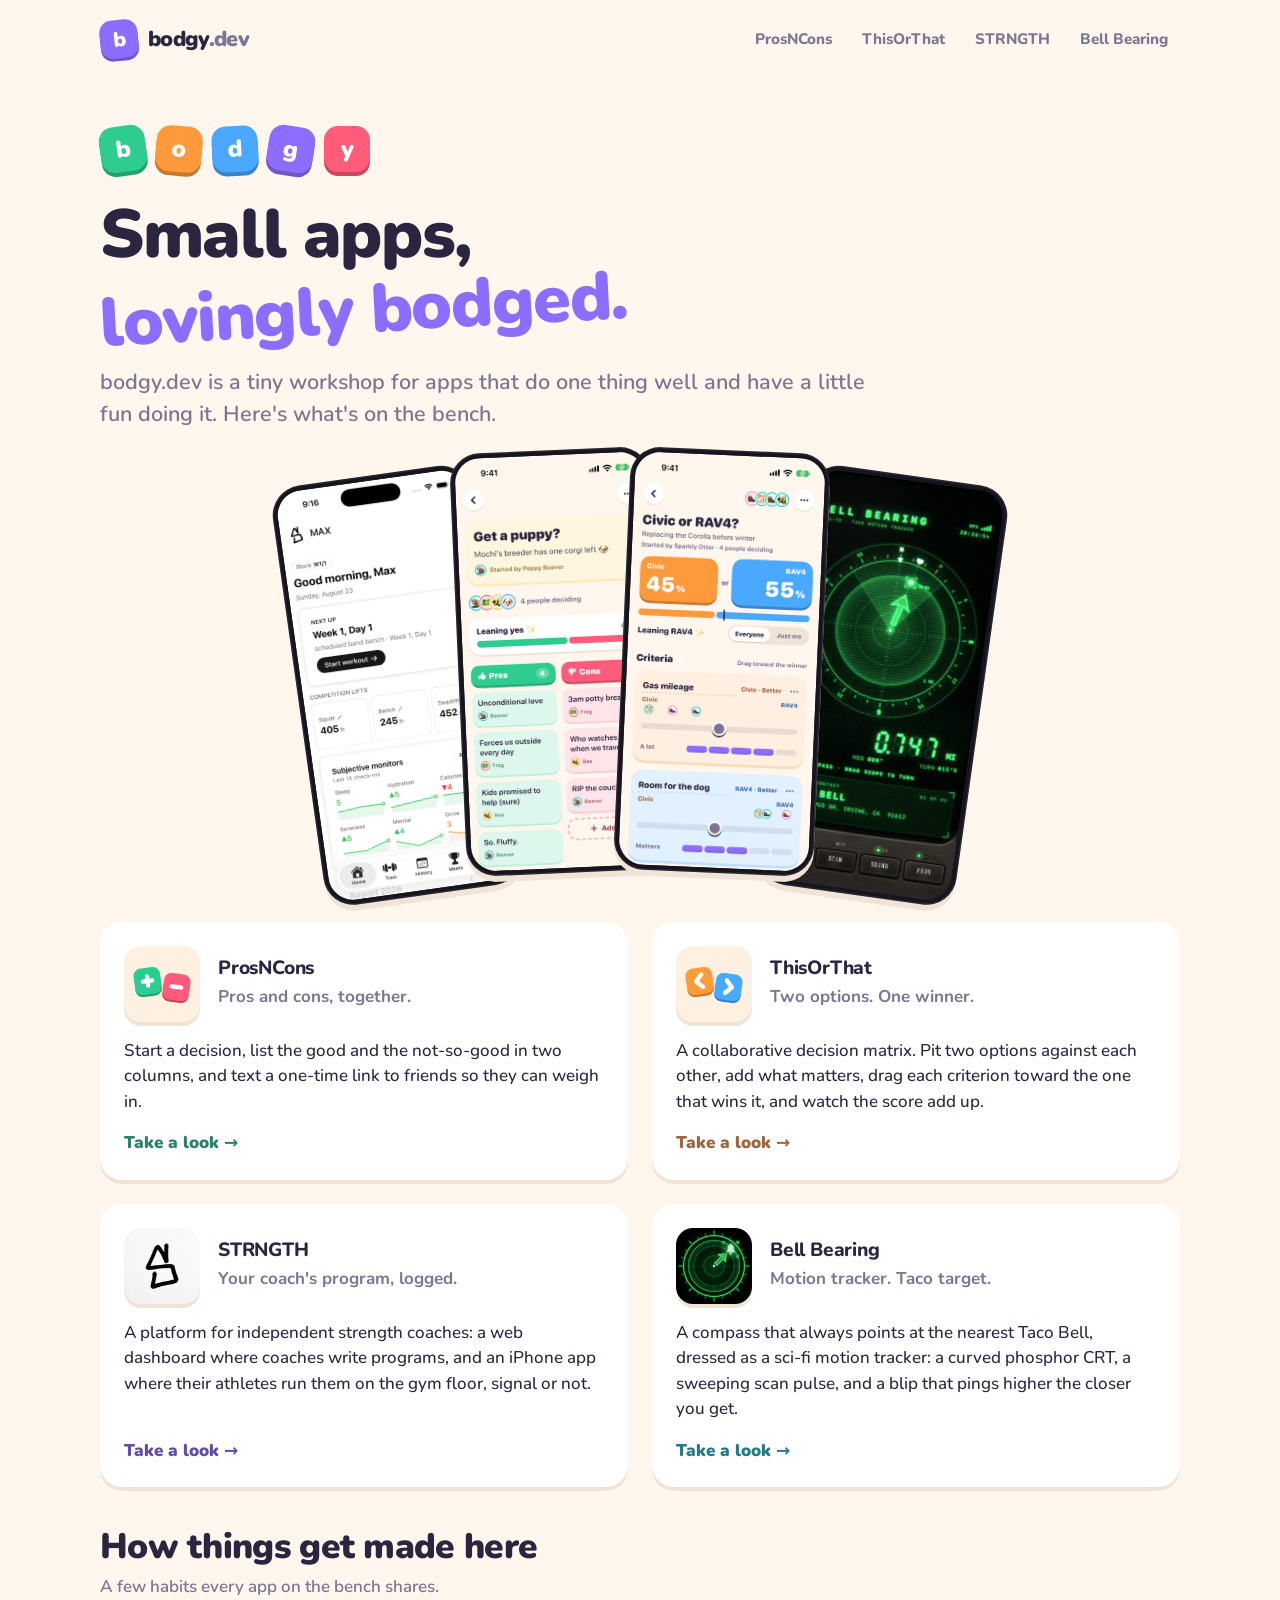
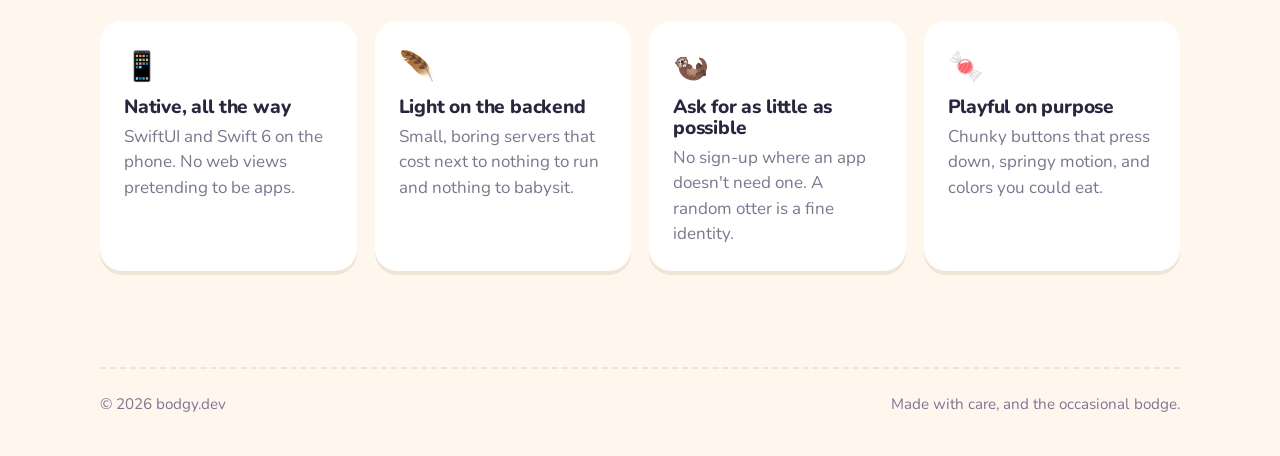
<file: index.html>
<!doctype html>
<html lang="en">
<head>
  <meta charset="utf-8">
  <meta name="viewport" content="width=device-width, initial-scale=1">
  <title>bodgy.dev — small apps, lovingly bodged</title>
  <meta name="description" content="bodgy.dev makes small, playful iPhone apps: ProsNCons, ThisOrThat, STRNGTH and Bell Bearing.">
  <meta name="theme-color" content="#FFF7EE" media="(prefers-color-scheme: light)">
  <meta name="theme-color" content="#17151F" media="(prefers-color-scheme: dark)">
  <meta property="og:title" content="bodgy.dev">
  <meta property="og:description" content="Small apps, lovingly bodged.">
  <meta property="og:url" content="https://bodgy.dev/">
  <link rel="icon" href="/favicon.svg" type="image/svg+xml">
  <link rel="preconnect" href="https://fonts.googleapis.com">
  <link rel="preconnect" href="https://fonts.gstatic.com" crossorigin>
  <link rel="stylesheet" href="https://fonts.googleapis.com/css2?family=Nunito:wght@500;600;700;800;900&display=swap">
  <link rel="stylesheet" href="/assets/site.css">
</head>
<body>
  <header class="site-header">
    <div class="wrap">
      <a class="wordmark" href="/" aria-label="bodgy.dev home"><span class="mark" aria-hidden="true">b</span><span>bodgy<span class="tld">.dev</span></span></a>
      <nav class="nav" aria-label="Products">
        <a href="/prosncons/">ProsNCons</a>
        <a href="/thisorthat/">ThisOrThat</a>
        <a href="/strngth/">STRNGTH</a>
        <a href="/bellbearing/">Bell Bearing</a>
      </nav>
    </div>
  </header>

  <main>
    <section class="hero wrap">
      <div class="tiles" aria-hidden="true">
        <span class="tint-mint">b</span>
        <span class="tint-tangerine">o</span>
        <span class="tint-sky">d</span>
        <span class="tint-grape">g</span>
        <span class="tint-strawberry">y</span>
      </div>
      <h1>Small apps,<br><span class="squiggle">lovingly bodged.</span></h1>
      <p class="lede">bodgy.dev is a tiny workshop for apps that do one thing well and have a little fun doing it. Here's what's on the bench.</p>
      <div class="fan" aria-hidden="true">
        <a href="/strngth/" tabindex="-1"><div class="phone"><img src="/assets/shots/strngth-1.jpg" alt="" width="800" height="1731"></div></a>
        <a href="/prosncons/" tabindex="-1"><div class="phone"><img src="/assets/shots/prosncons-1.jpg" alt="" width="797" height="1734"></div></a>
        <a href="/thisorthat/" tabindex="-1"><div class="phone"><img src="/assets/shots/thisorthat-1.jpg" alt="" width="797" height="1734"></div></a>
        <a href="/bellbearing/" tabindex="-1"><div class="phone"><img src="/assets/shots/bellbearing-1.jpg" alt="" width="797" height="1734"></div></a>
      </div>
    </section>

    <section class="wrap" aria-labelledby="apps-heading">
      <h2 id="apps-heading" class="sr-only">Apps</h2>
      <div class="grid">
        <a class="card product-card tint-mint" href="/prosncons/">
          <div class="top">
            <img class="app-icon" src="/assets/icons/prosncons.png" alt="" width="76" height="76">
            <div>
              <h3>ProsNCons</h3>
              <p class="tagline">Pros and cons, together.</p>
            </div>
          </div>
          <p class="blurb">Start a decision, list the good and the not-so-good in two columns, and text a one-time link to friends so they can weigh in.</p>
          <span class="more">Take a look <span class="arrow">→</span></span>
        </a>

        <a class="card product-card tint-tangerine" href="/thisorthat/">
          <div class="top">
            <img class="app-icon" src="/assets/icons/thisorthat.png" alt="" width="76" height="76">
            <div>
              <h3>ThisOrThat</h3>
              <p class="tagline">Two options. One winner.</p>
            </div>
          </div>
          <p class="blurb">A collaborative decision matrix. Pit two options against each other, add what matters, drag each criterion toward the one that wins it, and watch the score add up.</p>
          <span class="more">Take a look <span class="arrow">→</span></span>
        </a>

        <a class="card product-card tint-grape" href="/strngth/">
          <div class="top">
            <img class="app-icon" src="/assets/icons/strngth.png" alt="" width="76" height="76">
            <div>
              <h3>STRNGTH</h3>
              <p class="tagline">Your coach's program, logged.</p>
            </div>
          </div>
          <p class="blurb">A platform for independent strength coaches: a web dashboard where coaches write programs, and an iPhone app where their athletes run them on the gym floor, signal or not.</p>
          <span class="more">Take a look <span class="arrow">→</span></span>
        </a>

        <a class="card product-card tint-lagoon" href="/bellbearing/">
          <div class="top">
            <img class="app-icon" src="/assets/icons/bellbearing.png" alt="" width="76" height="76">
            <div>
              <h3>Bell Bearing</h3>
              <p class="tagline">Motion tracker. Taco target.</p>
            </div>
          </div>
          <p class="blurb">A compass that always points at the nearest Taco Bell, dressed as a sci-fi motion tracker: a curved phosphor CRT, a sweeping scan pulse, and a blip that pings higher the closer you get.</p>
          <span class="more">Take a look <span class="arrow">→</span></span>
        </a>
      </div>
    </section>

    <section class="section wrap" aria-labelledby="how-heading">
      <div class="section-head">
        <h2 id="how-heading">How things get made here</h2>
        <p>A few habits every app on the bench shares.</p>
      </div>
      <div class="about">
        <div class="card">
          <span class="emoji" aria-hidden="true">📱</span>
          <h3>Native, all the way</h3>
          <p class="soft">SwiftUI and Swift 6 on the phone. No web views pretending to be apps.</p>
        </div>
        <div class="card">
          <span class="emoji" aria-hidden="true">🪶</span>
          <h3>Light on the backend</h3>
          <p class="soft">Small, boring servers that cost next to nothing to run and nothing to babysit.</p>
        </div>
        <div class="card">
          <span class="emoji" aria-hidden="true">🦦</span>
          <h3>Ask for as little as possible</h3>
          <p class="soft">No sign-up where an app doesn't need one. A random otter is a fine identity.</p>
        </div>
        <div class="card">
          <span class="emoji" aria-hidden="true">🍬</span>
          <h3>Playful on purpose</h3>
          <p class="soft">Chunky buttons that press down, springy motion, and colors you could eat.</p>
        </div>
      </div>
    </section>
  </main>

  <footer class="site-footer">
    <div class="wrap">
      <span>© 2026 bodgy.dev</span>
      <span>Made with care, and the occasional bodge.</span>
    </div>
  </footer>
</body>
</html>
</file>
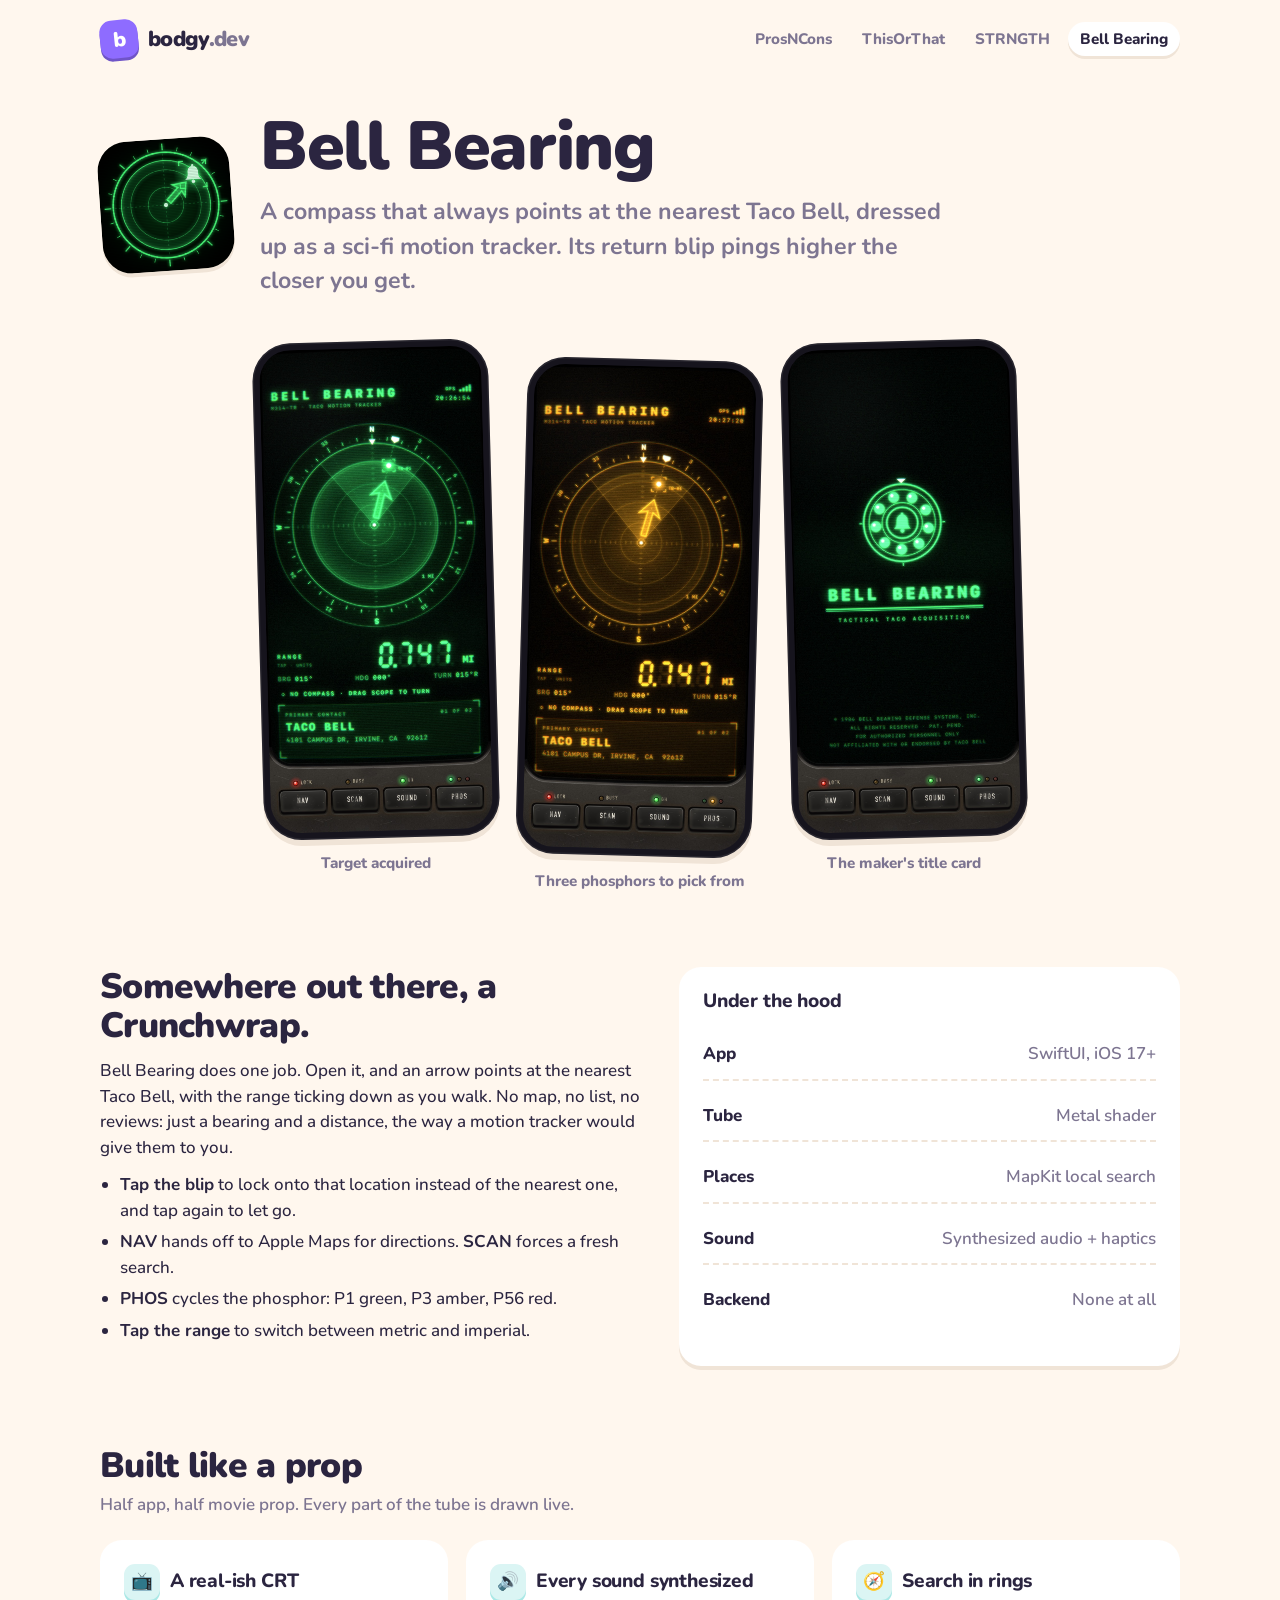
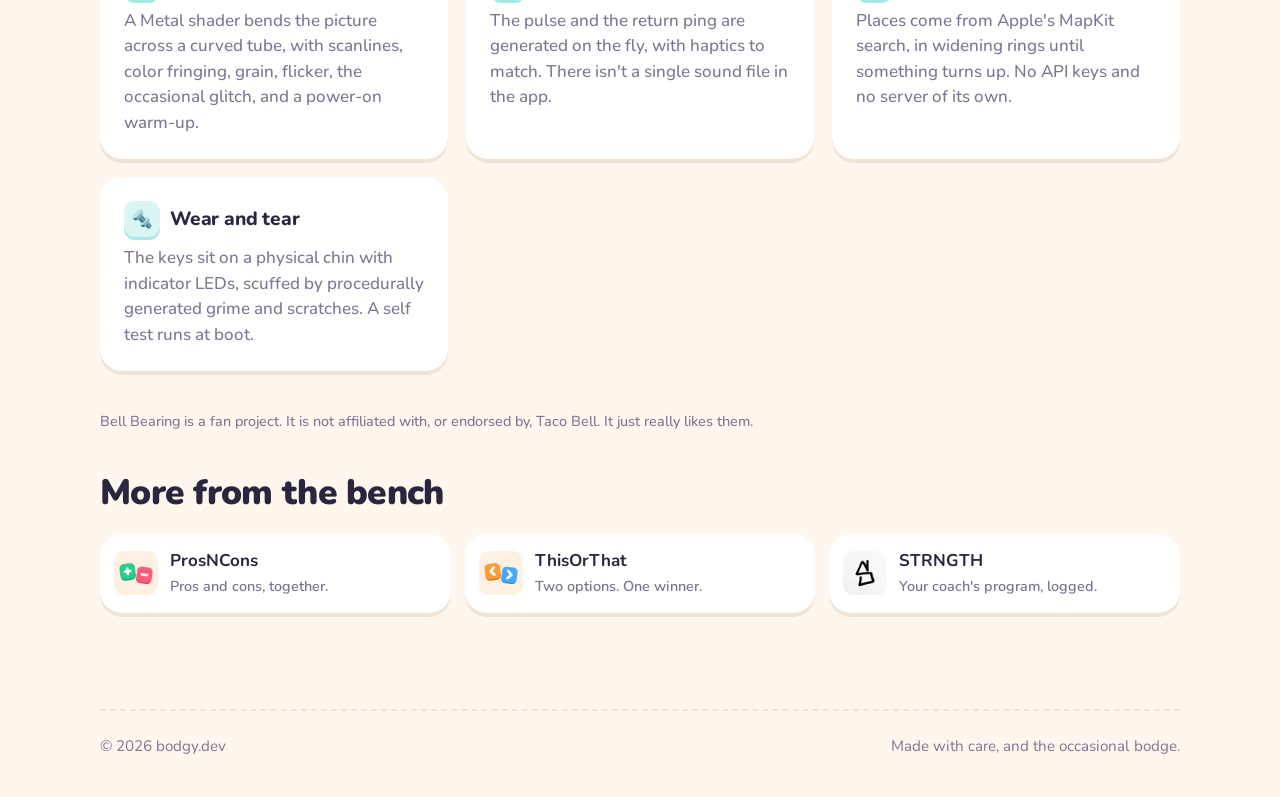
<file: bellbearing/index.html>
<!doctype html>
<html lang="en">
<head>
  <meta charset="utf-8">
  <meta name="viewport" content="width=device-width, initial-scale=1">
  <title>Bell Bearing — bodgy.dev</title>
  <meta name="description" content="Bell Bearing is an iPhone compass that always points at the nearest Taco Bell, styled like a sci-fi motion tracker with a phosphor CRT.">
  <meta name="theme-color" content="#FFF7EE" media="(prefers-color-scheme: light)">
  <meta name="theme-color" content="#17151F" media="(prefers-color-scheme: dark)">
  <meta property="og:title" content="Bell Bearing — bodgy.dev">
  <meta property="og:image" content="https://bodgy.dev/assets/shots/bellbearing-1.jpg">
  <link rel="icon" href="/favicon.svg" type="image/svg+xml">
  <link rel="preconnect" href="https://fonts.googleapis.com">
  <link rel="preconnect" href="https://fonts.gstatic.com" crossorigin>
  <link rel="stylesheet" href="https://fonts.googleapis.com/css2?family=Nunito:wght@500;600;700;800;900&display=swap">
  <link rel="stylesheet" href="/assets/site.css">
</head>
<body>
  <header class="site-header">
    <div class="wrap">
      <a class="wordmark" href="/" aria-label="bodgy.dev home"><span class="mark" aria-hidden="true">b</span><span>bodgy<span class="tld">.dev</span></span></a>
      <nav class="nav" aria-label="Products">
        <a href="/prosncons/">ProsNCons</a>
        <a href="/thisorthat/">ThisOrThat</a>
        <a href="/strngth/">STRNGTH</a>
        <a href="/bellbearing/" aria-current="page">Bell Bearing</a>
      </nav>
    </div>
  </header>

  <main class="tint-lagoon">
    <section class="product-hero wrap">
      <img class="app-icon" src="/assets/icons/bellbearing.png" alt="Bell Bearing app icon" width="132" height="132">
      <div>
        <h1>Bell Bearing</h1>
        <p class="tagline">A compass that always points at the nearest Taco Bell, dressed up as a sci-fi motion tracker. Its return blip pings higher the closer you get.</p>
      </div>
    </section>

    <section class="gallery-wrap" aria-label="Screenshots">
      <ul class="gallery">
        <li><figure class="shot"><div class="phone"><img src="/assets/shots/bellbearing-1.jpg" alt="The tracker in green phosphor: an arrow points at a blip three quarters of a mile away, with the Taco Bell's address below" loading="lazy" width="797" height="1734"></div><figcaption>Target acquired</figcaption></figure></li>
        <li><figure class="shot"><div class="phone"><img src="/assets/shots/bellbearing-2.jpg" alt="The same tracker in amber phosphor" loading="lazy" width="797" height="1734"></div><figcaption>Three phosphors to pick from</figcaption></figure></li>
        <li><figure class="shot"><div class="phone"><img src="/assets/shots/bellbearing-3.jpg" alt="The title card: Bell Bearing, tactical taco acquisition" loading="lazy" width="797" height="1734"></div><figcaption>The maker's title card</figcaption></figure></li>
      </ul>
    </section>

    <section class="section wrap">
      <div class="split">
        <div class="prose">
          <h2>Somewhere out there, a Crunchwrap.</h2>
          <p style="margin-top:14px">Bell Bearing does one job. Open it, and an arrow points at the nearest Taco Bell, with the range ticking down as you walk. No map, no list, no reviews: just a bearing and a distance, the way a motion tracker would give them to you.</p>
          <ul>
            <li><strong>Tap the blip</strong> to lock onto that location instead of the nearest one, and tap again to let go.</li>
            <li><strong>NAV</strong> hands off to Apple Maps for directions. <strong>SCAN</strong> forces a fresh search.</li>
            <li><strong>PHOS</strong> cycles the phosphor: P1 green, P3 amber, P56 red.</li>
            <li><strong>Tap the range</strong> to switch between metric and imperial.</li>
          </ul>
        </div>
        <div class="card">
          <h3 style="margin-bottom:8px">Under the hood</h3>
          <dl class="stack">
            <div class="stack-row"><dt>App</dt><dd>SwiftUI, iOS 17+</dd></div>
            <div class="stack-row"><dt>Tube</dt><dd>Metal shader</dd></div>
            <div class="stack-row"><dt>Places</dt><dd>MapKit local search</dd></div>
            <div class="stack-row"><dt>Sound</dt><dd>Synthesized audio + haptics</dd></div>
            <div class="stack-row"><dt>Backend</dt><dd>None at all</dd></div>
          </dl>
        </div>
      </div>
    </section>

    <section class="section wrap">
      <div class="section-head"><h2>Built like a prop</h2><p>Half app, half movie prop. Every part of the tube is drawn live.</p></div>
      <div class="features">
        <div class="card"><h3><span class="glyph" aria-hidden="true">📺</span>A real-ish CRT</h3><p>A Metal shader bends the picture across a curved tube, with scanlines, color fringing, grain, flicker, the occasional glitch, and a power-on warm-up.</p></div>
        <div class="card"><h3><span class="glyph" aria-hidden="true">🔊</span>Every sound synthesized</h3><p>The pulse and the return ping are generated on the fly, with haptics to match. There isn't a single sound file in the app.</p></div>
        <div class="card"><h3><span class="glyph" aria-hidden="true">🧭</span>Search in rings</h3><p>Places come from Apple's MapKit search, in widening rings until something turns up. No API keys and no server of its own.</p></div>
        <div class="card"><h3><span class="glyph" aria-hidden="true">🔩</span>Wear and tear</h3><p>The keys sit on a physical chin with indicator LEDs, scuffed by procedurally generated grime and scratches. A self test runs at boot.</p></div>
      </div>
    </section>

    <section class="wrap">
      <p class="fine">Bell Bearing is a fan project. It is not affiliated with, or endorsed by, Taco Bell. It just really likes them.</p>
    </section>

    <section class="section wrap">
      <div class="section-head"><h2>More from the bench</h2></div>
      <div class="siblings">
        <a class="card sibling" href="/prosncons/"><img src="/assets/icons/prosncons.png" alt=""><div><strong>ProsNCons</strong><span>Pros and cons, together.</span></div></a>
        <a class="card sibling" href="/thisorthat/"><img src="/assets/icons/thisorthat.png" alt=""><div><strong>ThisOrThat</strong><span>Two options. One winner.</span></div></a>
        <a class="card sibling" href="/strngth/"><img src="/assets/icons/strngth.png" alt=""><div><strong>STRNGTH</strong><span>Your coach's program, logged.</span></div></a>
      </div>
    </section>
  </main>

  <footer class="site-footer">
    <div class="wrap">
      <span>© 2026 bodgy.dev</span>
      <span>Made with care, and the occasional bodge.</span>
    </div>
  </footer>
</body>
</html>
</file>
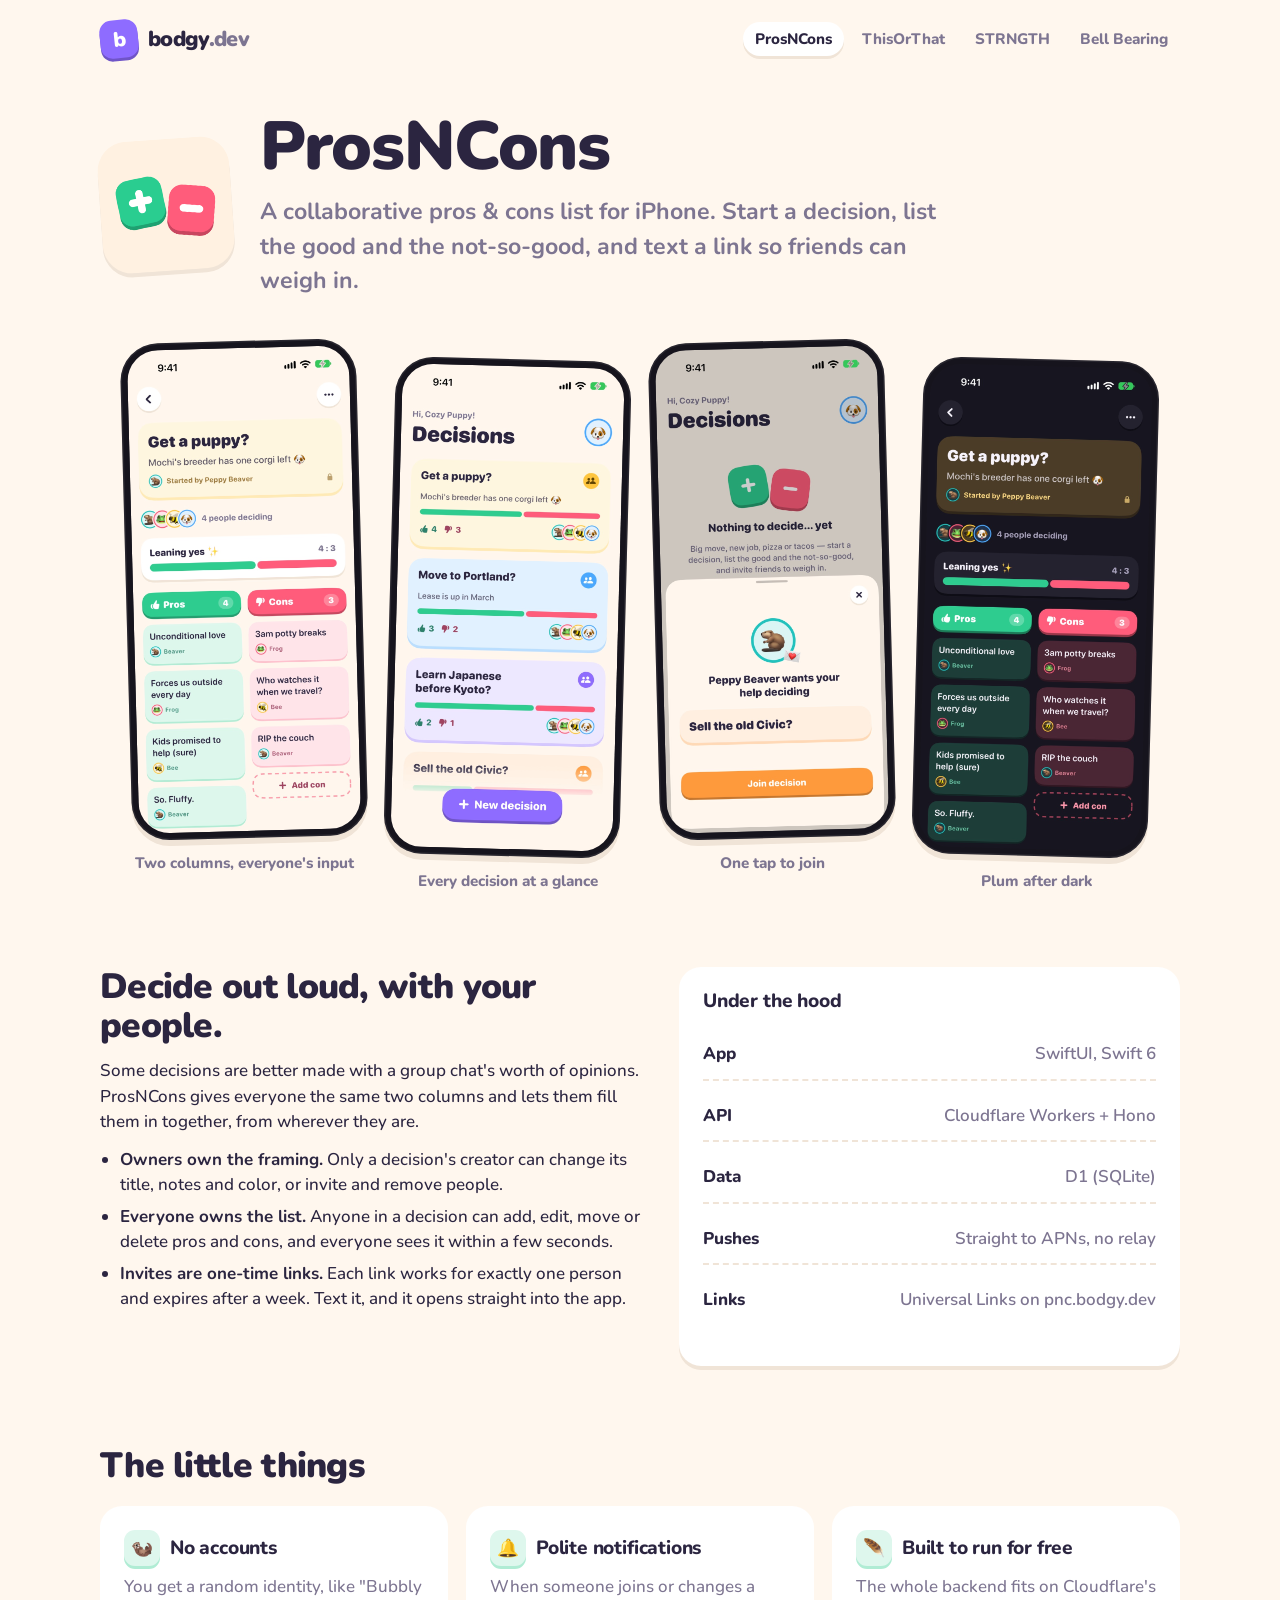
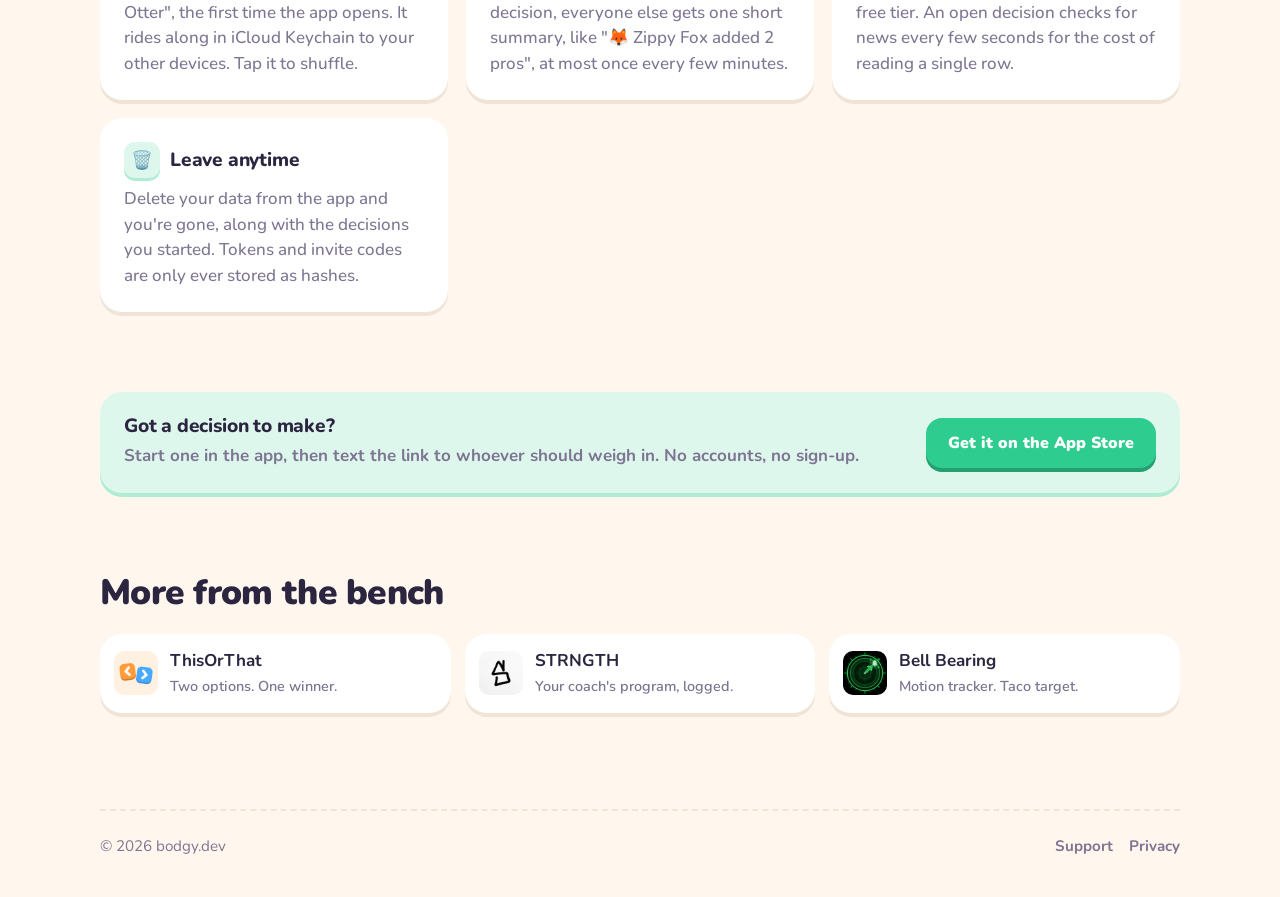
<file: prosncons/index.html>
<!doctype html>
<html lang="en">
<head>
  <meta charset="utf-8">
  <meta name="viewport" content="width=device-width, initial-scale=1">
  <title>ProsNCons — bodgy.dev</title>
  <meta name="description" content="ProsNCons is a collaborative pros & cons app for iPhone. List the good and the not-so-good, and text a link so friends can weigh in.">
  <meta name="theme-color" content="#FFF7EE" media="(prefers-color-scheme: light)">
  <meta name="theme-color" content="#17151F" media="(prefers-color-scheme: dark)">
  <meta property="og:title" content="ProsNCons — bodgy.dev">
  <meta property="og:image" content="https://bodgy.dev/assets/shots/prosncons-1.jpg">
  <link rel="icon" href="/favicon.svg" type="image/svg+xml">
  <link rel="preconnect" href="https://fonts.googleapis.com">
  <link rel="preconnect" href="https://fonts.gstatic.com" crossorigin>
  <link rel="stylesheet" href="https://fonts.googleapis.com/css2?family=Nunito:wght@500;600;700;800;900&display=swap">
  <link rel="stylesheet" href="/assets/site.css">
</head>
<body>
  <header class="site-header">
    <div class="wrap">
      <a class="wordmark" href="/" aria-label="bodgy.dev home"><span class="mark" aria-hidden="true">b</span><span>bodgy<span class="tld">.dev</span></span></a>
      <nav class="nav" aria-label="Products">
        <a href="/prosncons/" aria-current="page">ProsNCons</a>
        <a href="/thisorthat/">ThisOrThat</a>
        <a href="/strngth/">STRNGTH</a>
        <a href="/bellbearing/">Bell Bearing</a>
      </nav>
    </div>
  </header>

  <main class="tint-mint">
    <section class="product-hero wrap">
      <img class="app-icon" src="/assets/icons/prosncons.png" alt="ProsNCons app icon" width="132" height="132">
      <div>
        <h1>ProsNCons</h1>
        <p class="tagline">A collaborative pros &amp; cons list for iPhone. Start a decision, list the good and the not-so-good, and text a link so friends can weigh in.</p>
      </div>
    </section>

    <section class="gallery-wrap" aria-label="Screenshots">
      <ul class="gallery">
        <li><figure class="shot"><div class="phone"><img src="/assets/shots/prosncons-1.jpg" alt="A decision titled Get a puppy, with four pros and three cons from four people, leaning yes" loading="lazy" width="797" height="1734"></div><figcaption>Two columns, everyone's input</figcaption></figure></li>
        <li><figure class="shot"><div class="phone"><img src="/assets/shots/prosncons-2.jpg" alt="The decision list, each card in its own color with pro and con counts and the people deciding" loading="lazy" width="797" height="1734"></div><figcaption>Every decision at a glance</figcaption></figure></li>
        <li><figure class="shot"><div class="phone"><img src="/assets/shots/prosncons-3.jpg" alt="An invite sheet: Peppy Beaver wants your help deciding, with a Join decision button" loading="lazy" width="797" height="1734"></div><figcaption>One tap to join</figcaption></figure></li>
        <li><figure class="shot"><div class="phone"><img src="/assets/shots/prosncons-4.jpg" alt="The Get a puppy decision in dark mode" loading="lazy" width="797" height="1734"></div><figcaption>Plum after dark</figcaption></figure></li>
      </ul>
    </section>

    <section class="section wrap">
      <div class="split">
        <div class="prose">
          <h2>Decide out loud, with your people.</h2>
          <p style="margin-top:14px">Some decisions are better made with a group chat's worth of opinions. ProsNCons gives everyone the same two columns and lets them fill them in together, from wherever they are.</p>
          <ul>
            <li><strong>Owners own the framing.</strong> Only a decision's creator can change its title, notes and color, or invite and remove people.</li>
            <li><strong>Everyone owns the list.</strong> Anyone in a decision can add, edit, move or delete pros and cons, and everyone sees it within a few seconds.</li>
            <li><strong>Invites are one-time links.</strong> Each link works for exactly one person and expires after a week. Text it, and it opens straight into the app.</li>
          </ul>
        </div>
        <div class="card">
          <h3 style="margin-bottom:8px">Under the hood</h3>
          <dl class="stack">
            <div class="stack-row"><dt>App</dt><dd>SwiftUI, Swift 6</dd></div>
            <div class="stack-row"><dt>API</dt><dd>Cloudflare Workers + Hono</dd></div>
            <div class="stack-row"><dt>Data</dt><dd>D1 (SQLite)</dd></div>
            <div class="stack-row"><dt>Pushes</dt><dd>Straight to APNs, no relay</dd></div>
            <div class="stack-row"><dt>Links</dt><dd>Universal Links on pnc.bodgy.dev</dd></div>
          </dl>
        </div>
      </div>
    </section>

    <section class="section wrap">
      <div class="section-head"><h2>The little things</h2></div>
      <div class="features">
        <div class="card"><h3><span class="glyph" aria-hidden="true">🦦</span>No accounts</h3><p>You get a random identity, like "Bubbly Otter", the first time the app opens. It rides along in iCloud Keychain to your other devices. Tap it to shuffle.</p></div>
        <div class="card"><h3><span class="glyph" aria-hidden="true">🔔</span>Polite notifications</h3><p>When someone joins or changes a decision, everyone else gets one short summary, like "🦊 Zippy Fox added 2 pros", at most once every few minutes.</p></div>
        <div class="card"><h3><span class="glyph" aria-hidden="true">🪶</span>Built to run for free</h3><p>The whole backend fits on Cloudflare's free tier. An open decision checks for news every few seconds for the cost of reading a single row.</p></div>
        <div class="card"><h3><span class="glyph" aria-hidden="true">🗑️</span>Leave anytime</h3><p>Delete your data from the app and you're gone, along with the decisions you started. Tokens and invite codes are only ever stored as hashes.</p></div>
      </div>
    </section>

    <section class="section wrap">
      <div class="card callout soft-tint">
        <div>
          <h3>Got a decision to make?</h3>
          <p class="soft" style="margin-top:6px">Start one in the app, then text the link to whoever should weigh in. No accounts, no sign-up.</p>
        </div>
        <div class="actions">
          <a class="btn" href="https://apps.apple.com/us/app/prosncons-decide-together/id6823405653">Get it on the App Store</a>
        </div>
      </div>
    </section>

    <section class="section wrap">
      <div class="section-head"><h2>More from the bench</h2></div>
      <div class="siblings">
        <a class="card sibling" href="/thisorthat/"><img src="/assets/icons/thisorthat.png" alt=""><div><strong>ThisOrThat</strong><span>Two options. One winner.</span></div></a>
        <a class="card sibling" href="/strngth/"><img src="/assets/icons/strngth.png" alt=""><div><strong>STRNGTH</strong><span>Your coach's program, logged.</span></div></a>
        <a class="card sibling" href="/bellbearing/"><img src="/assets/icons/bellbearing.png" alt=""><div><strong>Bell Bearing</strong><span>Motion tracker. Taco target.</span></div></a>
      </div>
    </section>
  </main>

  <footer class="site-footer">
    <div class="wrap">
      <span>© 2026 bodgy.dev</span>
      <nav aria-label="ProsNCons"><a href="/prosncons/support/">Support</a><a href="/prosncons/privacy/">Privacy</a></nav>
    </div>
  </footer>
</body>
</html>
</file>
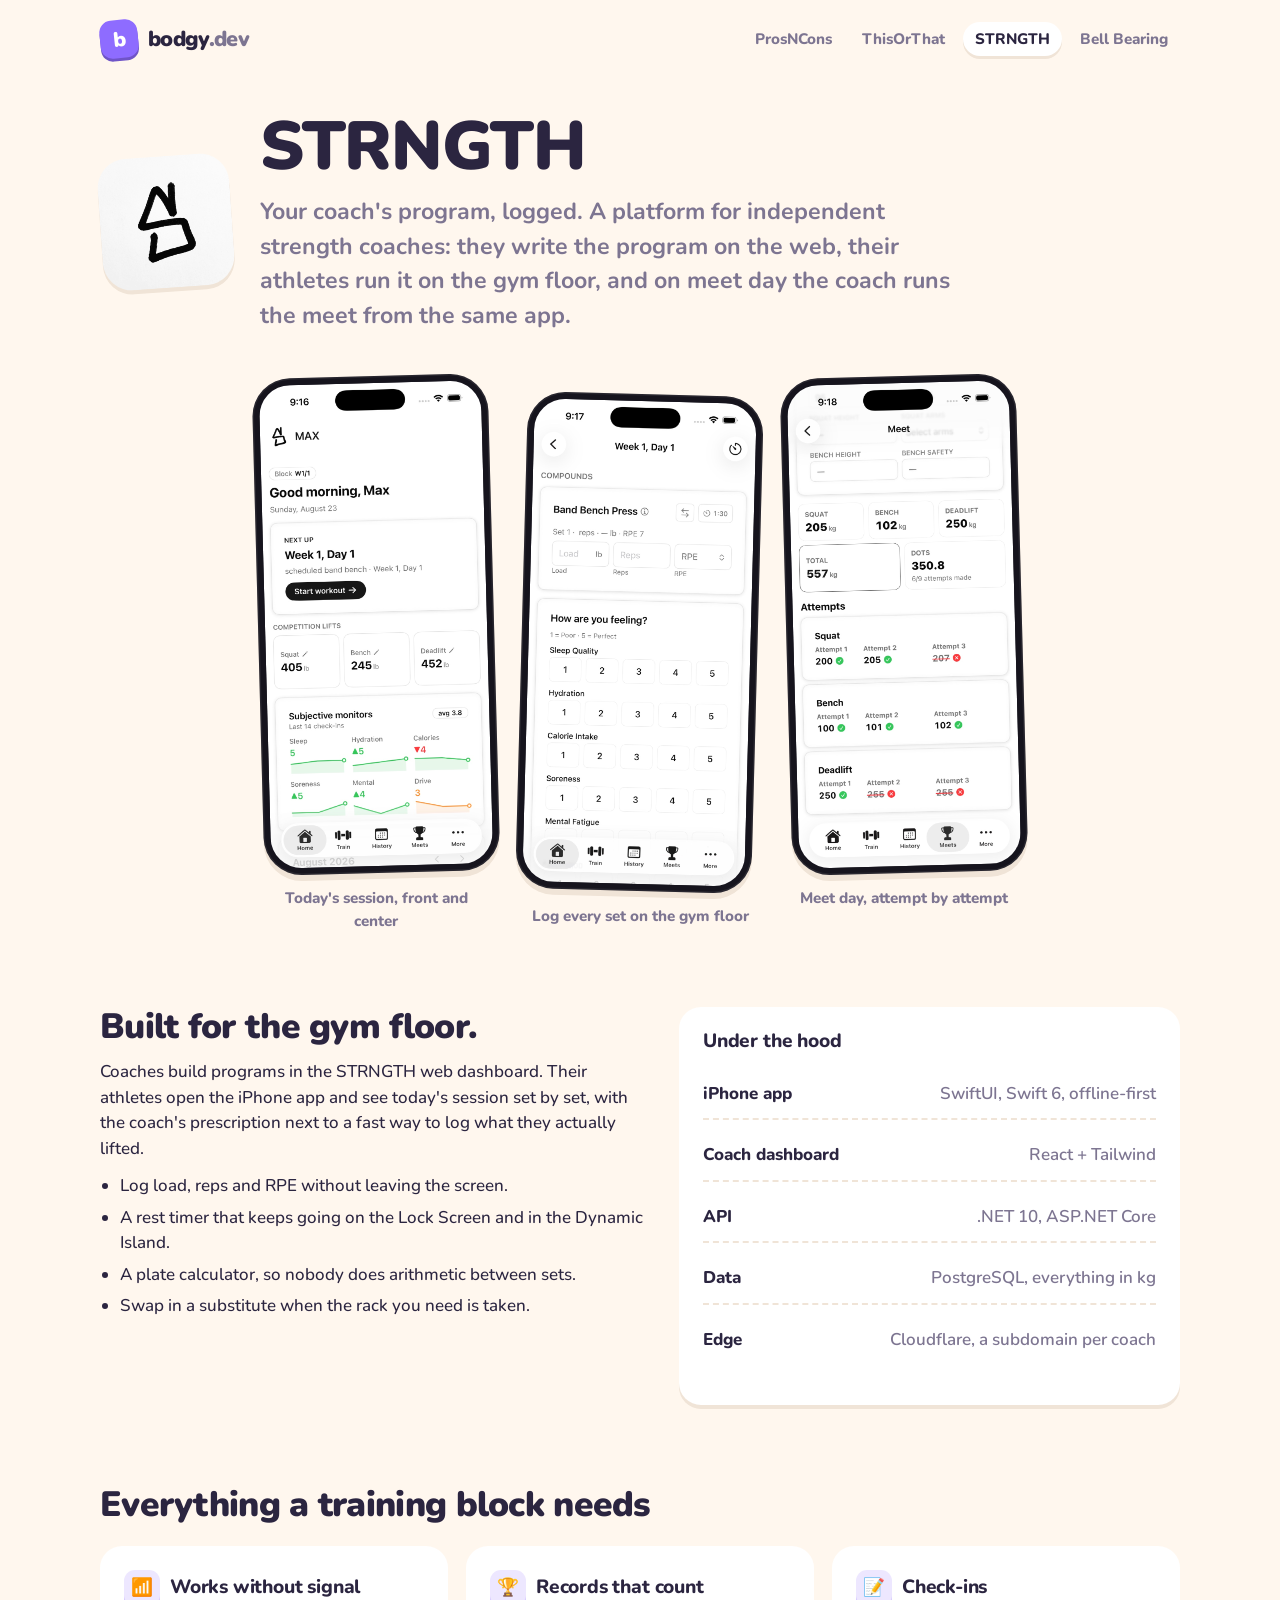
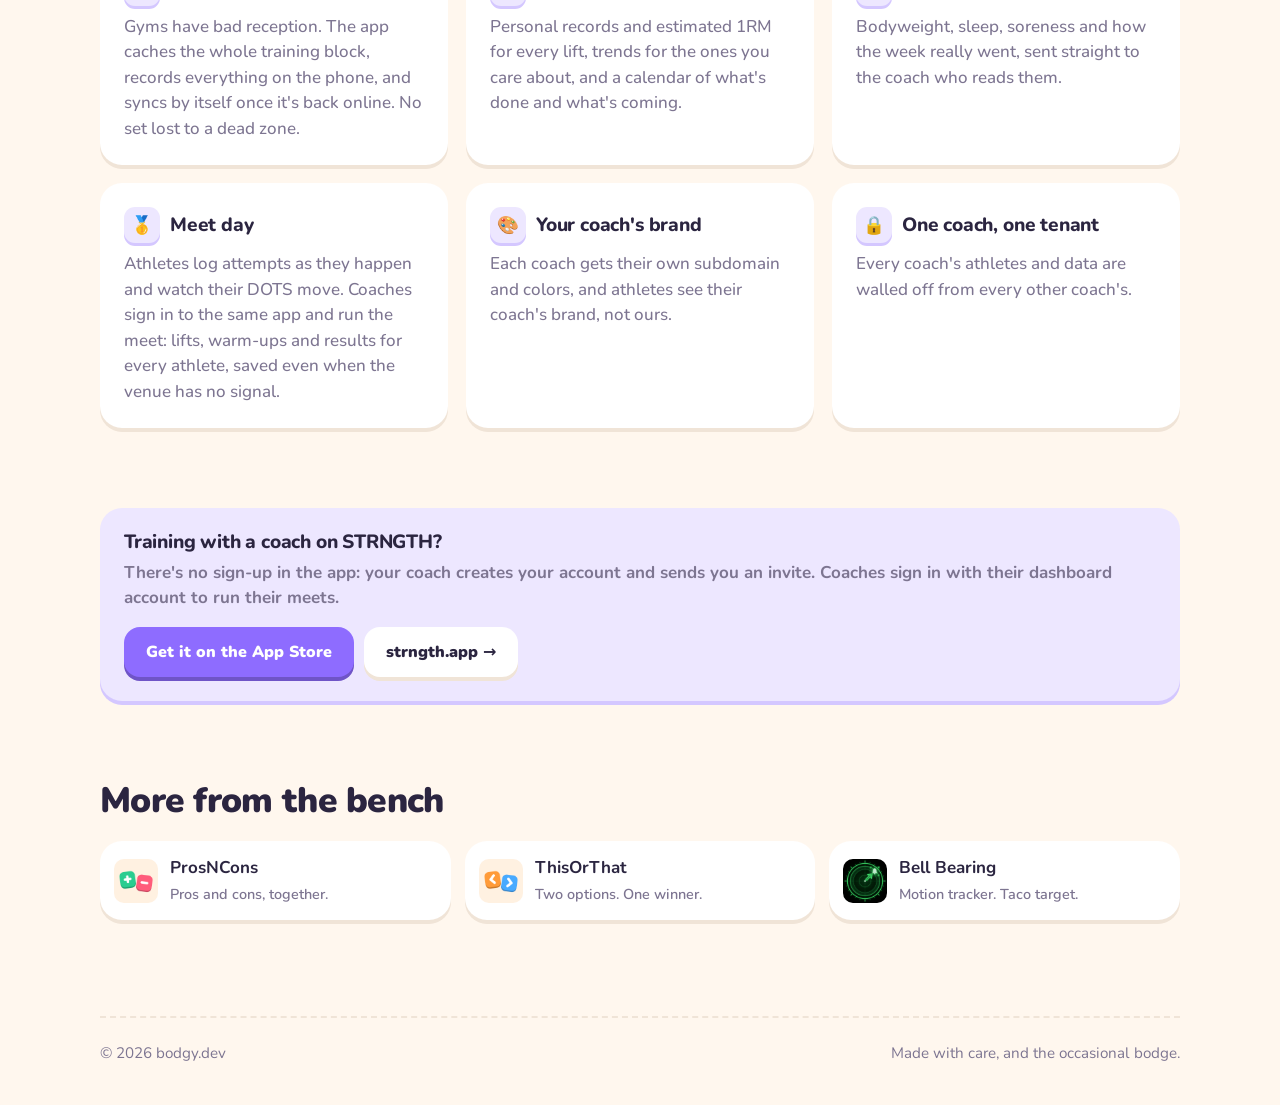
<file: strngth/index.html>
<!doctype html>
<html lang="en">
<head>
  <meta charset="utf-8">
  <meta name="viewport" content="width=device-width, initial-scale=1">
  <title>STRNGTH — bodgy.dev</title>
  <meta name="description" content="STRNGTH is a platform for independent strength coaches: a web dashboard for writing programs and an iPhone app where athletes run them and coaches run meet day, signal or not.">
  <meta name="theme-color" content="#FFF7EE" media="(prefers-color-scheme: light)">
  <meta name="theme-color" content="#17151F" media="(prefers-color-scheme: dark)">
  <meta property="og:title" content="STRNGTH — bodgy.dev">
  <meta property="og:image" content="https://bodgy.dev/assets/shots/strngth-1.jpg">
  <link rel="icon" href="/favicon.svg" type="image/svg+xml">
  <link rel="preconnect" href="https://fonts.googleapis.com">
  <link rel="preconnect" href="https://fonts.gstatic.com" crossorigin>
  <link rel="stylesheet" href="https://fonts.googleapis.com/css2?family=Nunito:wght@500;600;700;800;900&display=swap">
  <link rel="stylesheet" href="/assets/site.css">
</head>
<body>
  <header class="site-header">
    <div class="wrap">
      <a class="wordmark" href="/" aria-label="bodgy.dev home"><span class="mark" aria-hidden="true">b</span><span>bodgy<span class="tld">.dev</span></span></a>
      <nav class="nav" aria-label="Products">
        <a href="/prosncons/">ProsNCons</a>
        <a href="/thisorthat/">ThisOrThat</a>
        <a href="/strngth/" aria-current="page">STRNGTH</a>
        <a href="/bellbearing/">Bell Bearing</a>
      </nav>
    </div>
  </header>

  <main class="tint-grape">
    <section class="product-hero wrap">
      <img class="app-icon" src="/assets/icons/strngth.png" alt="STRNGTH app icon" width="132" height="132">
      <div>
        <h1>STRNGTH</h1>
        <p class="tagline">Your coach's program, logged. A platform for independent strength coaches: they write the program on the web, their athletes run it on the gym floor, and on meet day the coach runs the meet from the same app.</p>
      </div>
    </section>

    <section class="gallery-wrap" aria-label="Screenshots">
      <ul class="gallery">
        <li><figure class="shot"><div class="phone"><img src="/assets/shots/strngth-1.jpg" alt="The home screen: the next workout, competition lift maxes, and trends from recent check-ins" loading="lazy" width="800" height="1731"></div><figcaption>Today's session, front and center</figcaption></figure></li>
        <li><figure class="shot"><div class="phone"><img src="/assets/shots/strngth-2.jpg" alt="A workout in progress: load, reps and RPE fields for each set, and a how-are-you-feeling check-in" loading="lazy" width="800" height="1731"></div><figcaption>Log every set on the gym floor</figcaption></figure></li>
        <li><figure class="shot"><div class="phone"><img src="/assets/shots/strngth-3.jpg" alt="Meet day: attempts for each lift and the running total" loading="lazy" width="800" height="1731"></div><figcaption>Meet day, attempt by attempt</figcaption></figure></li>
      </ul>
    </section>

    <section class="section wrap">
      <div class="split">
        <div class="prose">
          <h2>Built for the gym floor.</h2>
          <p style="margin-top:14px">Coaches build programs in the STRNGTH web dashboard. Their athletes open the iPhone app and see today's session set by set, with the coach's prescription next to a fast way to log what they actually lifted.</p>
          <ul>
            <li>Log load, reps and RPE without leaving the screen.</li>
            <li>A rest timer that keeps going on the Lock Screen and in the Dynamic Island.</li>
            <li>A plate calculator, so nobody does arithmetic between sets.</li>
            <li>Swap in a substitute when the rack you need is taken.</li>
          </ul>
        </div>
        <div class="card">
          <h3 style="margin-bottom:8px">Under the hood</h3>
          <dl class="stack">
            <div class="stack-row"><dt>iPhone app</dt><dd>SwiftUI, Swift 6, offline-first</dd></div>
            <div class="stack-row"><dt>Coach dashboard</dt><dd>React + Tailwind</dd></div>
            <div class="stack-row"><dt>API</dt><dd>.NET 10, ASP.NET Core</dd></div>
            <div class="stack-row"><dt>Data</dt><dd>PostgreSQL, everything in kg</dd></div>
            <div class="stack-row"><dt>Edge</dt><dd>Cloudflare, a subdomain per coach</dd></div>
          </dl>
        </div>
      </div>
    </section>

    <section class="section wrap">
      <div class="section-head"><h2>Everything a training block needs</h2></div>
      <div class="features">
        <div class="card"><h3><span class="glyph" aria-hidden="true">📶</span>Works without signal</h3><p>Gyms have bad reception. The app caches the whole training block, records everything on the phone, and syncs by itself once it's back online. No set lost to a dead zone.</p></div>
        <div class="card"><h3><span class="glyph" aria-hidden="true">🏆</span>Records that count</h3><p>Personal records and estimated 1RM for every lift, trends for the ones you care about, and a calendar of what's done and what's coming.</p></div>
        <div class="card"><h3><span class="glyph" aria-hidden="true">📝</span>Check-ins</h3><p>Bodyweight, sleep, soreness and how the week really went, sent straight to the coach who reads them.</p></div>
        <div class="card"><h3><span class="glyph" aria-hidden="true">🥇</span>Meet day</h3><p>Athletes log attempts as they happen and watch their DOTS move. Coaches sign in to the same app and run the meet: lifts, warm-ups and results for every athlete, saved even when the venue has no signal.</p></div>
        <div class="card"><h3><span class="glyph" aria-hidden="true">🎨</span>Your coach's brand</h3><p>Each coach gets their own subdomain and colors, and athletes see their coach's brand, not ours.</p></div>
        <div class="card"><h3><span class="glyph" aria-hidden="true">🔒</span>One coach, one tenant</h3><p>Every coach's athletes and data are walled off from every other coach's.</p></div>
      </div>
    </section>

    <section class="section wrap">
      <div class="card callout soft-tint">
        <div>
          <h3>Training with a coach on STRNGTH?</h3>
          <p class="soft" style="margin-top:6px">There's no sign-up in the app: your coach creates your account and sends you an invite. Coaches sign in with their dashboard account to run their meets.</p>
        </div>
        <div class="actions">
          <a class="btn" href="https://apps.apple.com/us/app/strngth/id6791438670">Get it on the App Store</a>
          <a class="btn plain" href="https://www.strngth.app">strngth.app →</a>
        </div>
      </div>
    </section>

    <section class="section wrap">
      <div class="section-head"><h2>More from the bench</h2></div>
      <div class="siblings">
        <a class="card sibling" href="/prosncons/"><img src="/assets/icons/prosncons.png" alt=""><div><strong>ProsNCons</strong><span>Pros and cons, together.</span></div></a>
        <a class="card sibling" href="/thisorthat/"><img src="/assets/icons/thisorthat.png" alt=""><div><strong>ThisOrThat</strong><span>Two options. One winner.</span></div></a>
        <a class="card sibling" href="/bellbearing/"><img src="/assets/icons/bellbearing.png" alt=""><div><strong>Bell Bearing</strong><span>Motion tracker. Taco target.</span></div></a>
      </div>
    </section>
  </main>

  <footer class="site-footer">
    <div class="wrap">
      <span>© 2026 bodgy.dev</span>
      <span>Made with care, and the occasional bodge.</span>
    </div>
  </footer>
</body>
</html>
</file>
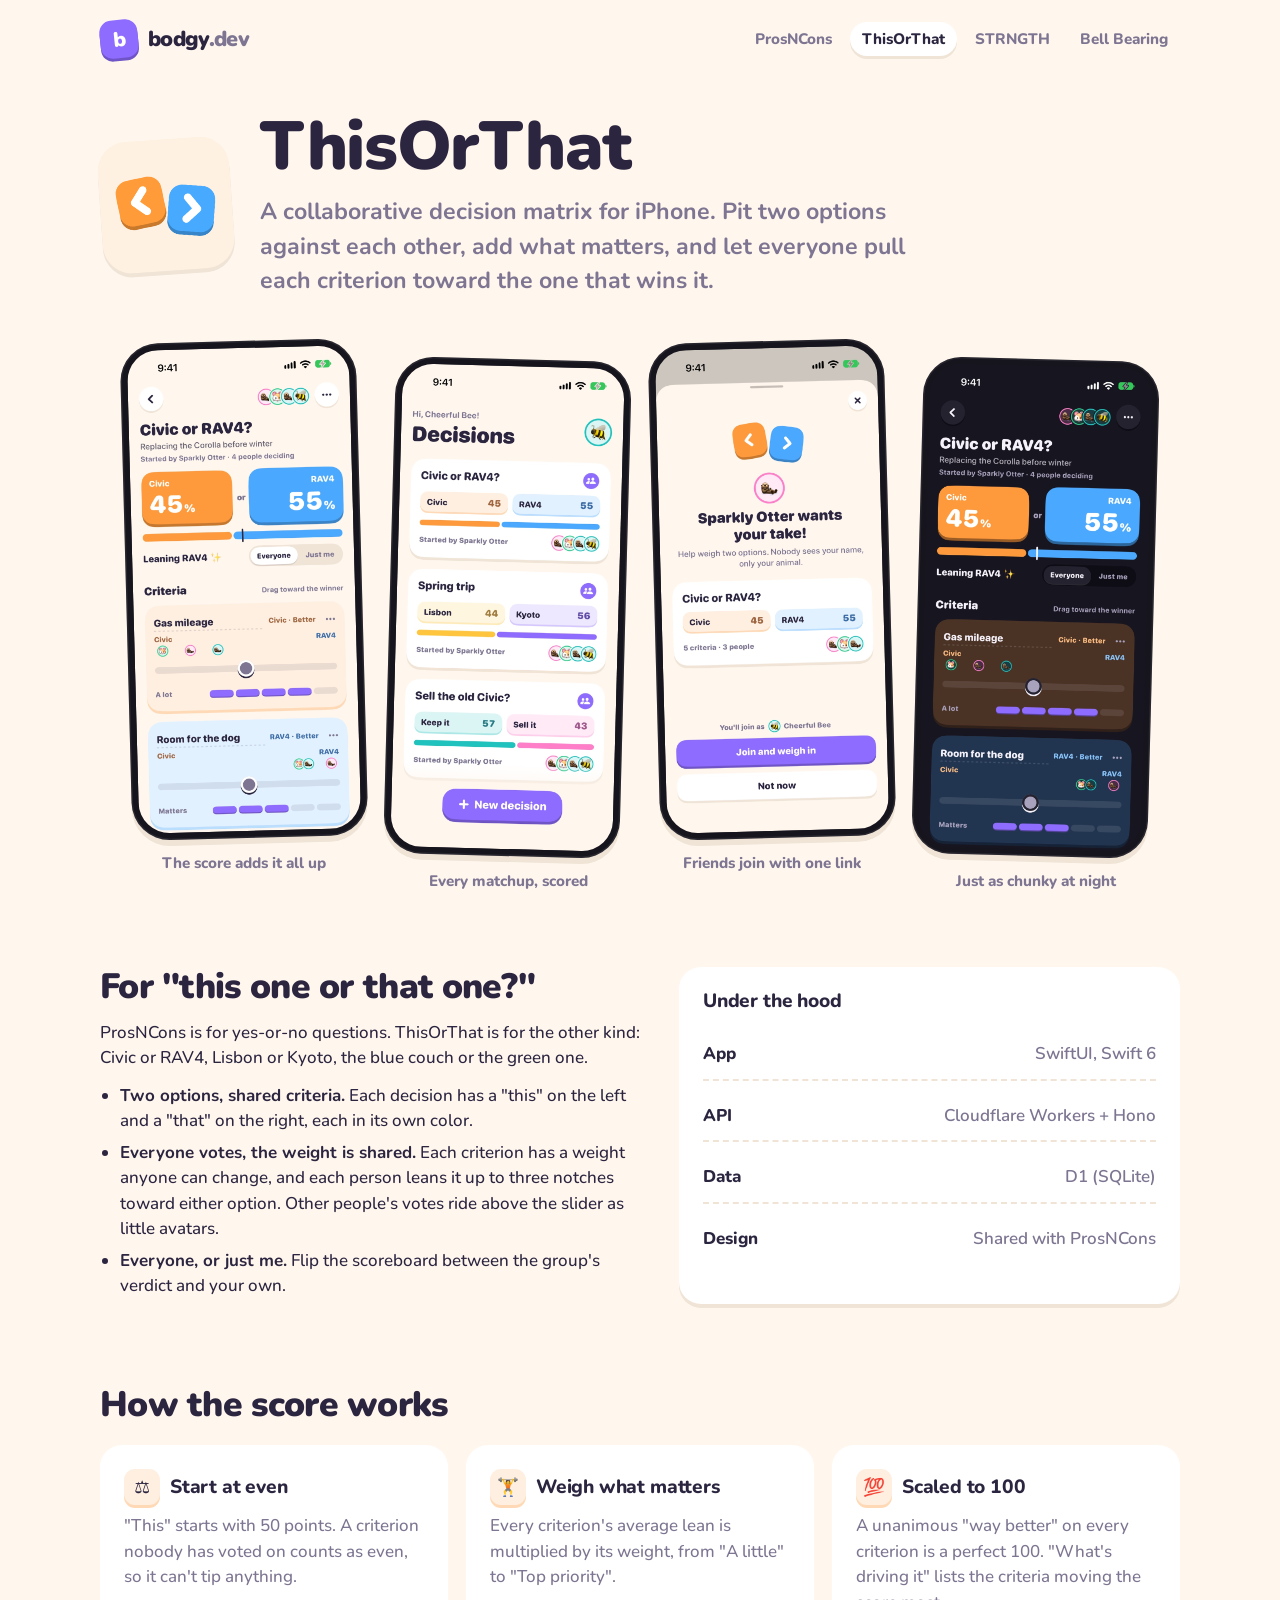
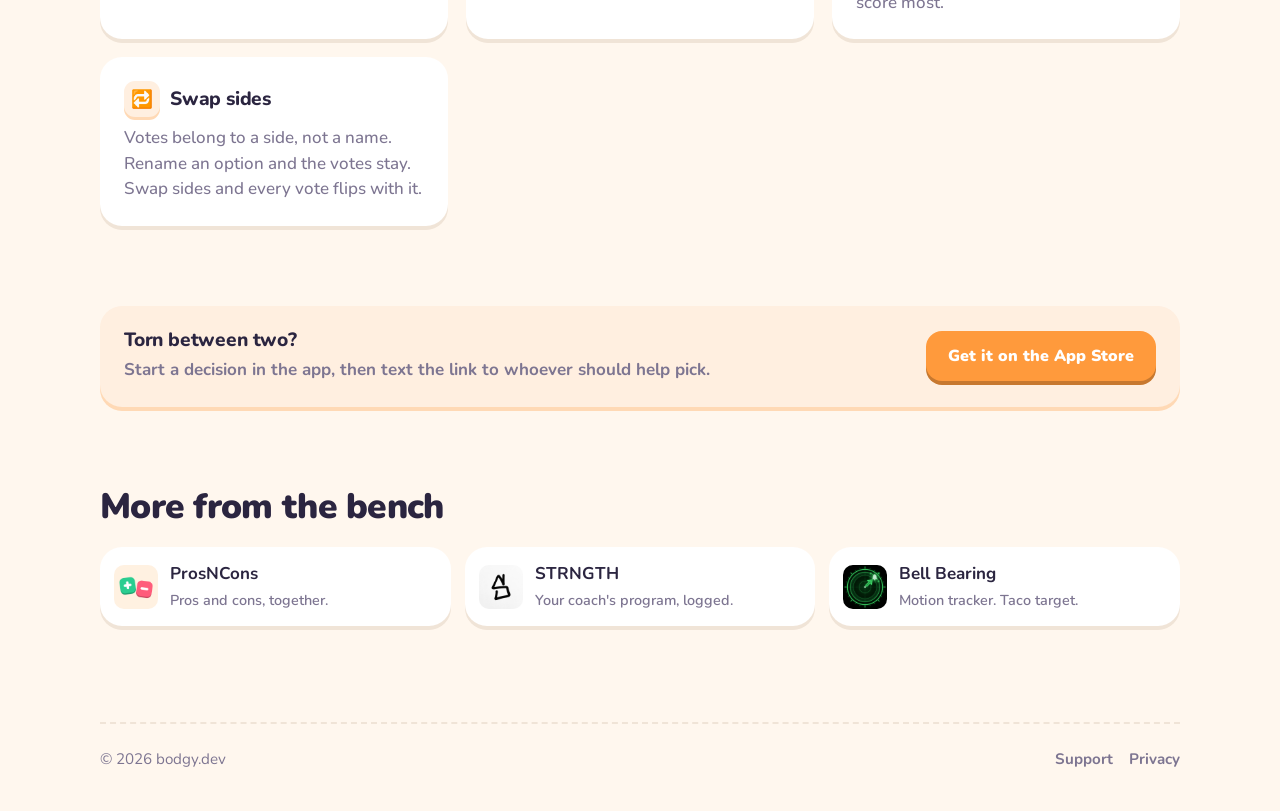
<file: thisorthat/index.html>
<!doctype html>
<html lang="en">
<head>
  <meta charset="utf-8">
  <meta name="viewport" content="width=device-width, initial-scale=1">
  <title>ThisOrThat — bodgy.dev</title>
  <meta name="description" content="ThisOrThat is a collaborative decision matrix for iPhone. Pit two options against each other, weigh what matters, and let the score settle it.">
  <meta name="theme-color" content="#FFF7EE" media="(prefers-color-scheme: light)">
  <meta name="theme-color" content="#17151F" media="(prefers-color-scheme: dark)">
  <meta property="og:title" content="ThisOrThat — bodgy.dev">
  <meta property="og:image" content="https://bodgy.dev/assets/shots/thisorthat-1.jpg">
  <link rel="icon" href="/favicon.svg" type="image/svg+xml">
  <link rel="preconnect" href="https://fonts.googleapis.com">
  <link rel="preconnect" href="https://fonts.gstatic.com" crossorigin>
  <link rel="stylesheet" href="https://fonts.googleapis.com/css2?family=Nunito:wght@500;600;700;800;900&display=swap">
  <link rel="stylesheet" href="/assets/site.css">
</head>
<body>
  <header class="site-header">
    <div class="wrap">
      <a class="wordmark" href="/" aria-label="bodgy.dev home"><span class="mark" aria-hidden="true">b</span><span>bodgy<span class="tld">.dev</span></span></a>
      <nav class="nav" aria-label="Products">
        <a href="/prosncons/">ProsNCons</a>
        <a href="/thisorthat/" aria-current="page">ThisOrThat</a>
        <a href="/strngth/">STRNGTH</a>
        <a href="/bellbearing/">Bell Bearing</a>
      </nav>
    </div>
  </header>

  <main class="tint-tangerine">
    <section class="product-hero wrap">
      <img class="app-icon" src="/assets/icons/thisorthat.png" alt="ThisOrThat app icon" width="132" height="132">
      <div>
        <h1>ThisOrThat</h1>
        <p class="tagline">A collaborative decision matrix for iPhone. Pit two options against each other, add what matters, and let everyone pull each criterion toward the one that wins it.</p>
      </div>
    </section>

    <section class="gallery-wrap" aria-label="Screenshots">
      <ul class="gallery">
        <li><figure class="shot"><div class="phone"><img src="/assets/shots/thisorthat-1.jpg" alt="Civic or RAV4: RAV4 leads 55 to 45, with weighted criteria like gas mileage and room for the dog" loading="lazy" width="797" height="1734"></div><figcaption>The score adds it all up</figcaption></figure></li>
        <li><figure class="shot"><div class="phone"><img src="/assets/shots/thisorthat-2.jpg" alt="The decision list: Civic or RAV4, Lisbon or Kyoto, and keep or sell the old Civic, each with its score" loading="lazy" width="797" height="1734"></div><figcaption>Every matchup, scored</figcaption></figure></li>
        <li><figure class="shot"><div class="phone"><img src="/assets/shots/thisorthat-3.jpg" alt="An invite sheet: Sparkly Otter wants your take on Civic or RAV4" loading="lazy" width="797" height="1734"></div><figcaption>Friends join with one link</figcaption></figure></li>
        <li><figure class="shot"><div class="phone"><img src="/assets/shots/thisorthat-4.jpg" alt="Civic or RAV4 in dark mode" loading="lazy" width="797" height="1734"></div><figcaption>Just as chunky at night</figcaption></figure></li>
      </ul>
    </section>

    <section class="section wrap">
      <div class="split">
        <div class="prose">
          <h2>For "this one or that one?"</h2>
          <p style="margin-top:14px">ProsNCons is for yes-or-no questions. ThisOrThat is for the other kind: Civic or RAV4, Lisbon or Kyoto, the blue couch or the green one.</p>
          <ul>
            <li><strong>Two options, shared criteria.</strong> Each decision has a "this" on the left and a "that" on the right, each in its own color.</li>
            <li><strong>Everyone votes, the weight is shared.</strong> Each criterion has a weight anyone can change, and each person leans it up to three notches toward either option. Other people's votes ride above the slider as little avatars.</li>
            <li><strong>Everyone, or just me.</strong> Flip the scoreboard between the group's verdict and your own.</li>
          </ul>
        </div>
        <div class="card">
          <h3 style="margin-bottom:8px">Under the hood</h3>
          <dl class="stack">
            <div class="stack-row"><dt>App</dt><dd>SwiftUI, Swift 6</dd></div>
            <div class="stack-row"><dt>API</dt><dd>Cloudflare Workers + Hono</dd></div>
            <div class="stack-row"><dt>Data</dt><dd>D1 (SQLite)</dd></div>
            <div class="stack-row"><dt>Design</dt><dd>Shared with ProsNCons</dd></div>
          </dl>
        </div>
      </div>
    </section>

    <section class="section wrap">
      <div class="section-head"><h2>How the score works</h2></div>
      <div class="features">
        <div class="card"><h3><span class="glyph" aria-hidden="true">⚖️</span>Start at even</h3><p>"This" starts with 50 points. A criterion nobody has voted on counts as even, so it can't tip anything.</p></div>
        <div class="card"><h3><span class="glyph" aria-hidden="true">🏋️</span>Weigh what matters</h3><p>Every criterion's average lean is multiplied by its weight, from "A little" to "Top priority".</p></div>
        <div class="card"><h3><span class="glyph" aria-hidden="true">💯</span>Scaled to 100</h3><p>A unanimous "way better" on every criterion is a perfect 100. "What's driving it" lists the criteria moving the score most.</p></div>
        <div class="card"><h3><span class="glyph" aria-hidden="true">🔁</span>Swap sides</h3><p>Votes belong to a side, not a name. Rename an option and the votes stay. Swap sides and every vote flips with it.</p></div>
      </div>
    </section>

    <section class="section wrap">
      <div class="card callout soft-tint">
        <div>
          <h3>Torn between two?</h3>
          <p class="soft" style="margin-top:6px">Start a decision in the app, then text the link to whoever should help pick.</p>
        </div>
        <div class="actions">
          <a class="btn" href="https://apps.apple.com/us/app/thisorthat-choose-together/id6823728567">Get it on the App Store</a>
        </div>
      </div>
    </section>

    <section class="section wrap">
      <div class="section-head"><h2>More from the bench</h2></div>
      <div class="siblings">
        <a class="card sibling" href="/prosncons/"><img src="/assets/icons/prosncons.png" alt=""><div><strong>ProsNCons</strong><span>Pros and cons, together.</span></div></a>
        <a class="card sibling" href="/strngth/"><img src="/assets/icons/strngth.png" alt=""><div><strong>STRNGTH</strong><span>Your coach's program, logged.</span></div></a>
        <a class="card sibling" href="/bellbearing/"><img src="/assets/icons/bellbearing.png" alt=""><div><strong>Bell Bearing</strong><span>Motion tracker. Taco target.</span></div></a>
      </div>
    </section>
  </main>

  <footer class="site-footer">
    <div class="wrap">
      <span>© 2026 bodgy.dev</span>
      <nav aria-label="ThisOrThat"><a href="/thisorthat/support/">Support</a><a href="/thisorthat/privacy/">Privacy</a></nav>
    </div>
  </footer>
</body>
</html>
</file>
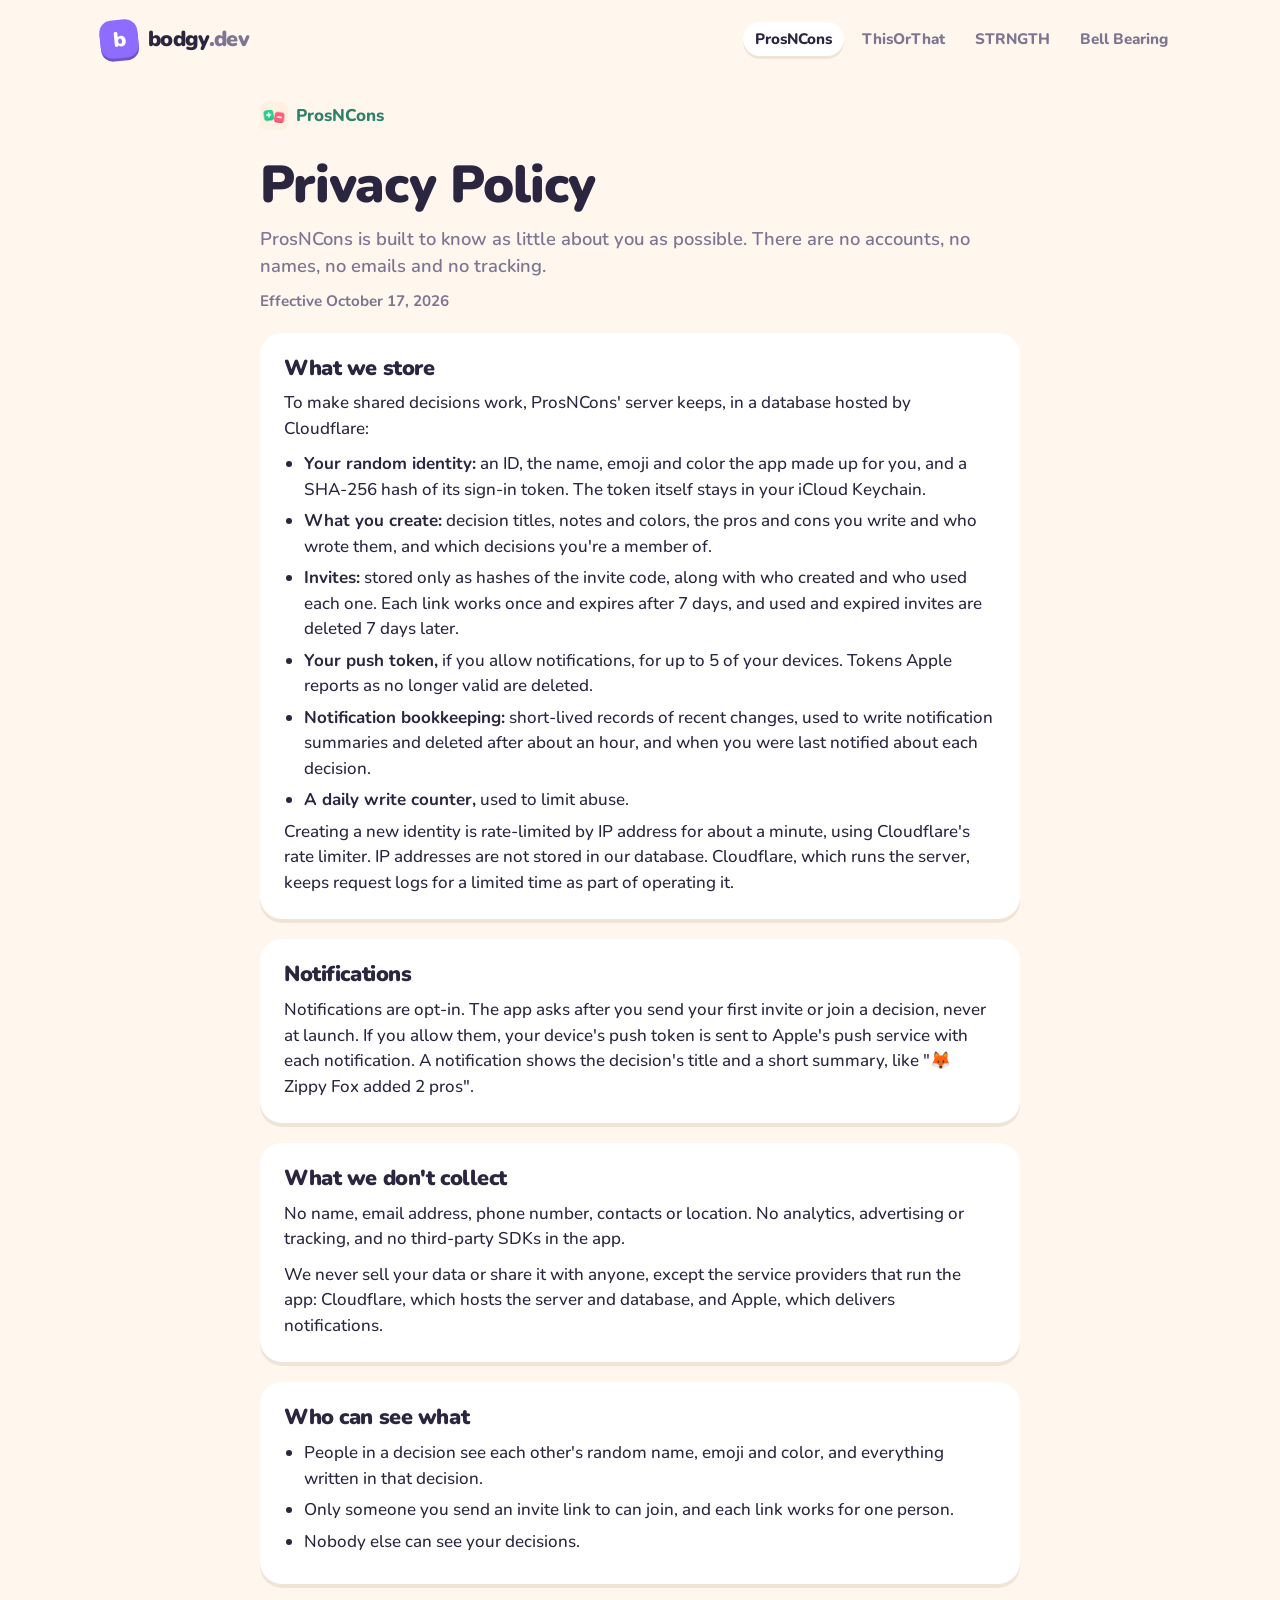
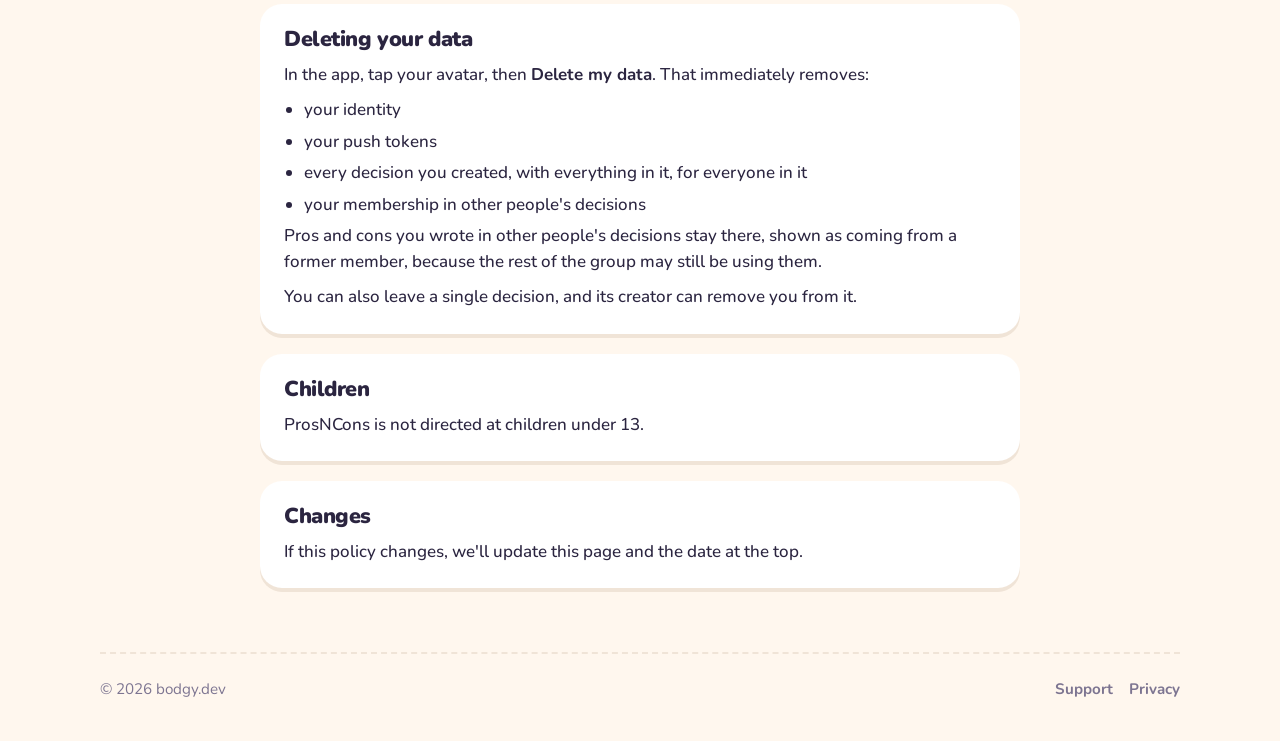
<file: prosncons/privacy/index.html>
<!doctype html>
<html lang="en">
<head>
  <meta charset="utf-8">
  <meta name="viewport" content="width=device-width, initial-scale=1">
  <title>ProsNCons Privacy Policy — bodgy.dev</title>
  <meta name="description" content="What ProsNCons stores, what it doesn't, who can see it, and how to delete it.">
  <meta name="theme-color" content="#FFF7EE" media="(prefers-color-scheme: light)">
  <meta name="theme-color" content="#17151F" media="(prefers-color-scheme: dark)">
  <link rel="icon" href="/favicon.svg" type="image/svg+xml">
  <link rel="preconnect" href="https://fonts.googleapis.com">
  <link rel="preconnect" href="https://fonts.gstatic.com" crossorigin>
  <link rel="stylesheet" href="https://fonts.googleapis.com/css2?family=Nunito:wght@500;600;700;800;900&display=swap">
  <link rel="stylesheet" href="/assets/site.css">
</head>
<body>
  <header class="site-header">
    <div class="wrap">
      <a class="wordmark" href="/" aria-label="bodgy.dev home"><span class="mark" aria-hidden="true">b</span><span>bodgy<span class="tld">.dev</span></span></a>
      <nav class="nav" aria-label="Products">
        <a href="/prosncons/" aria-current="page">ProsNCons</a>
        <a href="/thisorthat/">ThisOrThat</a>
        <a href="/strngth/">STRNGTH</a>
        <a href="/bellbearing/">Bell Bearing</a>
      </nav>
    </div>
  </header>

  <main class="doc tint-mint">
    <a class="back" href="/prosncons/"><img src="/assets/icons/prosncons.png" alt="">ProsNCons</a>
    <h1>Privacy Policy</h1>
    <p class="lede">ProsNCons is built to know as little about you as possible. There are no accounts, no names, no emails and no tracking.</p>
    <p class="meta">Effective October 17, 2026</p>

    <section class="card">
      <h2>What we store</h2>
      <p>To make shared decisions work, ProsNCons' server keeps, in a database hosted by Cloudflare:</p>
      <ul>
        <li><strong>Your random identity:</strong> an ID, the name, emoji and color the app made up for you, and a SHA-256 hash of its sign-in token. The token itself stays in your iCloud Keychain.</li>
        <li><strong>What you create:</strong> decision titles, notes and colors, the pros and cons you write and who wrote them, and which decisions you're a member of.</li>
        <li><strong>Invites:</strong> stored only as hashes of the invite code, along with who created and who used each one. Each link works once and expires after 7 days, and used and expired invites are deleted 7 days later.</li>
        <li><strong>Your push token,</strong> if you allow notifications, for up to 5 of your devices. Tokens Apple reports as no longer valid are deleted.</li>
        <li><strong>Notification bookkeeping:</strong> short-lived records of recent changes, used to write notification summaries and deleted after about an hour, and when you were last notified about each decision.</li>
        <li><strong>A daily write counter,</strong> used to limit abuse.</li>
      </ul>
      <p>Creating a new identity is rate-limited by IP address for about a minute, using Cloudflare's rate limiter. IP addresses are not stored in our database. Cloudflare, which runs the server, keeps request logs for a limited time as part of operating it.</p>
    </section>

    <section class="card">
      <h2>Notifications</h2>
      <p>Notifications are opt-in. The app asks after you send your first invite or join a decision, never at launch. If you allow them, your device's push token is sent to Apple's push service with each notification. A notification shows the decision's title and a short summary, like "🦊 Zippy Fox added 2 pros".</p>
    </section>

    <section class="card">
      <h2>What we don't collect</h2>
      <p>No name, email address, phone number, contacts or location. No analytics, advertising or tracking, and no third-party SDKs in the app.</p>
      <p>We never sell your data or share it with anyone, except the service providers that run the app: Cloudflare, which hosts the server and database, and Apple, which delivers notifications.</p>
    </section>

    <section class="card">
      <h2>Who can see what</h2>
      <ul>
        <li>People in a decision see each other's random name, emoji and color, and everything written in that decision.</li>
        <li>Only someone you send an invite link to can join, and each link works for one person.</li>
        <li>Nobody else can see your decisions.</li>
      </ul>
    </section>

    <section class="card">
      <h2>Deleting your data</h2>
      <p>In the app, tap your avatar, then <strong>Delete my data</strong>. That immediately removes:</p>
      <ul>
        <li>your identity</li>
        <li>your push tokens</li>
        <li>every decision you created, with everything in it, for everyone in it</li>
        <li>your membership in other people's decisions</li>
      </ul>
      <p>Pros and cons you wrote in other people's decisions stay there, shown as coming from a former member, because the rest of the group may still be using them.</p>
      <p>You can also leave a single decision, and its creator can remove you from it.</p>
    </section>

    <section class="card">
      <h2>Children</h2>
      <p>ProsNCons is not directed at children under 13.</p>
    </section>

    <section class="card">
      <h2>Changes</h2>
      <p>If this policy changes, we'll update this page and the date at the top.</p>
    </section>
  </main>

  <footer class="site-footer">
    <div class="wrap">
      <span>© 2026 bodgy.dev</span>
      <nav aria-label="ProsNCons"><a href="/prosncons/support/">Support</a><a href="/prosncons/privacy/">Privacy</a></nav>
    </div>
  </footer>
</body>
</html>
</file>
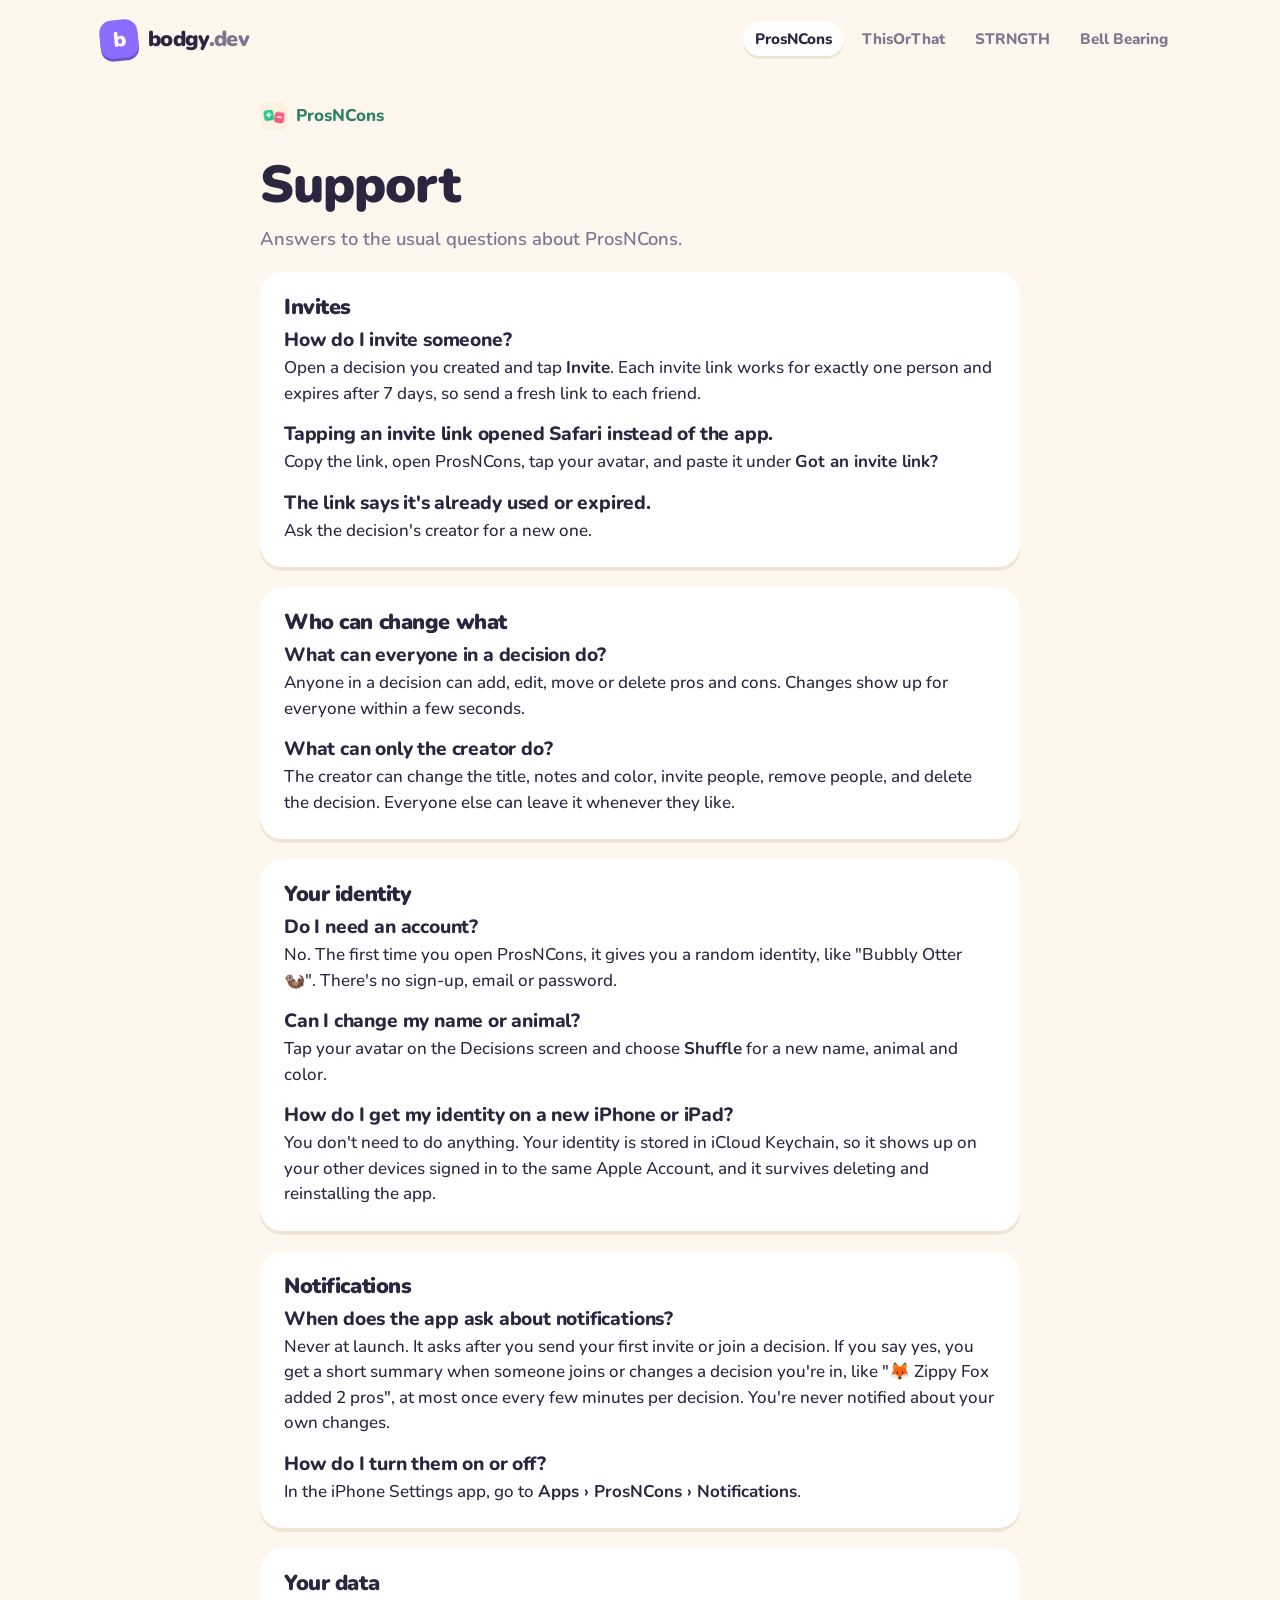
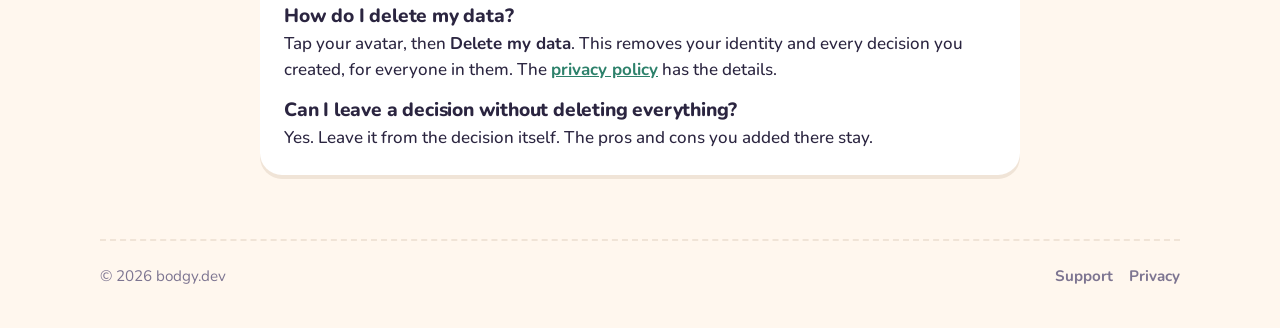
<file: prosncons/support/index.html>
<!doctype html>
<html lang="en">
<head>
  <meta charset="utf-8">
  <meta name="viewport" content="width=device-width, initial-scale=1">
  <title>ProsNCons Support — bodgy.dev</title>
  <meta name="description" content="Help with ProsNCons: invites, who can change what, your identity, notifications, and deleting your data.">
  <meta name="theme-color" content="#FFF7EE" media="(prefers-color-scheme: light)">
  <meta name="theme-color" content="#17151F" media="(prefers-color-scheme: dark)">
  <link rel="icon" href="/favicon.svg" type="image/svg+xml">
  <link rel="preconnect" href="https://fonts.googleapis.com">
  <link rel="preconnect" href="https://fonts.gstatic.com" crossorigin>
  <link rel="stylesheet" href="https://fonts.googleapis.com/css2?family=Nunito:wght@500;600;700;800;900&display=swap">
  <link rel="stylesheet" href="/assets/site.css">
</head>
<body>
  <header class="site-header">
    <div class="wrap">
      <a class="wordmark" href="/" aria-label="bodgy.dev home"><span class="mark" aria-hidden="true">b</span><span>bodgy<span class="tld">.dev</span></span></a>
      <nav class="nav" aria-label="Products">
        <a href="/prosncons/" aria-current="page">ProsNCons</a>
        <a href="/thisorthat/">ThisOrThat</a>
        <a href="/strngth/">STRNGTH</a>
        <a href="/bellbearing/">Bell Bearing</a>
      </nav>
    </div>
  </header>

  <main class="doc tint-mint">
    <a class="back" href="/prosncons/"><img src="/assets/icons/prosncons.png" alt="">ProsNCons</a>
    <h1>Support</h1>
    <p class="lede">Answers to the usual questions about ProsNCons.</p>

    <section class="card faq">
      <h2>Invites</h2>
      <h3>How do I invite someone?</h3>
      <p>Open a decision you created and tap <strong>Invite</strong>. Each invite link works for exactly one person and expires after 7 days, so send a fresh link to each friend.</p>
      <h3>Tapping an invite link opened Safari instead of the app.</h3>
      <p>Copy the link, open ProsNCons, tap your avatar, and paste it under <strong>Got an invite link?</strong></p>
      <h3>The link says it's already used or expired.</h3>
      <p>Ask the decision's creator for a new one.</p>
    </section>

    <section class="card faq">
      <h2>Who can change what</h2>
      <h3>What can everyone in a decision do?</h3>
      <p>Anyone in a decision can add, edit, move or delete pros and cons. Changes show up for everyone within a few seconds.</p>
      <h3>What can only the creator do?</h3>
      <p>The creator can change the title, notes and color, invite people, remove people, and delete the decision. Everyone else can leave it whenever they like.</p>
    </section>

    <section class="card faq">
      <h2>Your identity</h2>
      <h3>Do I need an account?</h3>
      <p>No. The first time you open ProsNCons, it gives you a random identity, like "Bubbly Otter 🦦". There's no sign-up, email or password.</p>
      <h3>Can I change my name or animal?</h3>
      <p>Tap your avatar on the Decisions screen and choose <strong>Shuffle</strong> for a new name, animal and color.</p>
      <h3>How do I get my identity on a new iPhone or iPad?</h3>
      <p>You don't need to do anything. Your identity is stored in iCloud Keychain, so it shows up on your other devices signed in to the same Apple Account, and it survives deleting and reinstalling the app.</p>
    </section>

    <section class="card faq">
      <h2>Notifications</h2>
      <h3>When does the app ask about notifications?</h3>
      <p>Never at launch. It asks after you send your first invite or join a decision. If you say yes, you get a short summary when someone joins or changes a decision you're in, like "🦊 Zippy Fox added 2 pros", at most once every few minutes per decision. You're never notified about your own changes.</p>
      <h3>How do I turn them on or off?</h3>
      <p>In the iPhone Settings app, go to <strong>Apps › ProsNCons › Notifications</strong>.</p>
    </section>

    <section class="card faq">
      <h2>Your data</h2>
      <h3>How do I delete my data?</h3>
      <p>Tap your avatar, then <strong>Delete my data</strong>. This removes your identity and every decision you created, for everyone in them. The <a href="/prosncons/privacy/">privacy policy</a> has the details.</p>
      <h3>Can I leave a decision without deleting everything?</h3>
      <p>Yes. Leave it from the decision itself. The pros and cons you added there stay.</p>
    </section>
  </main>

  <footer class="site-footer">
    <div class="wrap">
      <span>© 2026 bodgy.dev</span>
      <nav aria-label="ProsNCons"><a href="/prosncons/support/">Support</a><a href="/prosncons/privacy/">Privacy</a></nav>
    </div>
  </footer>
</body>
</html>
</file>
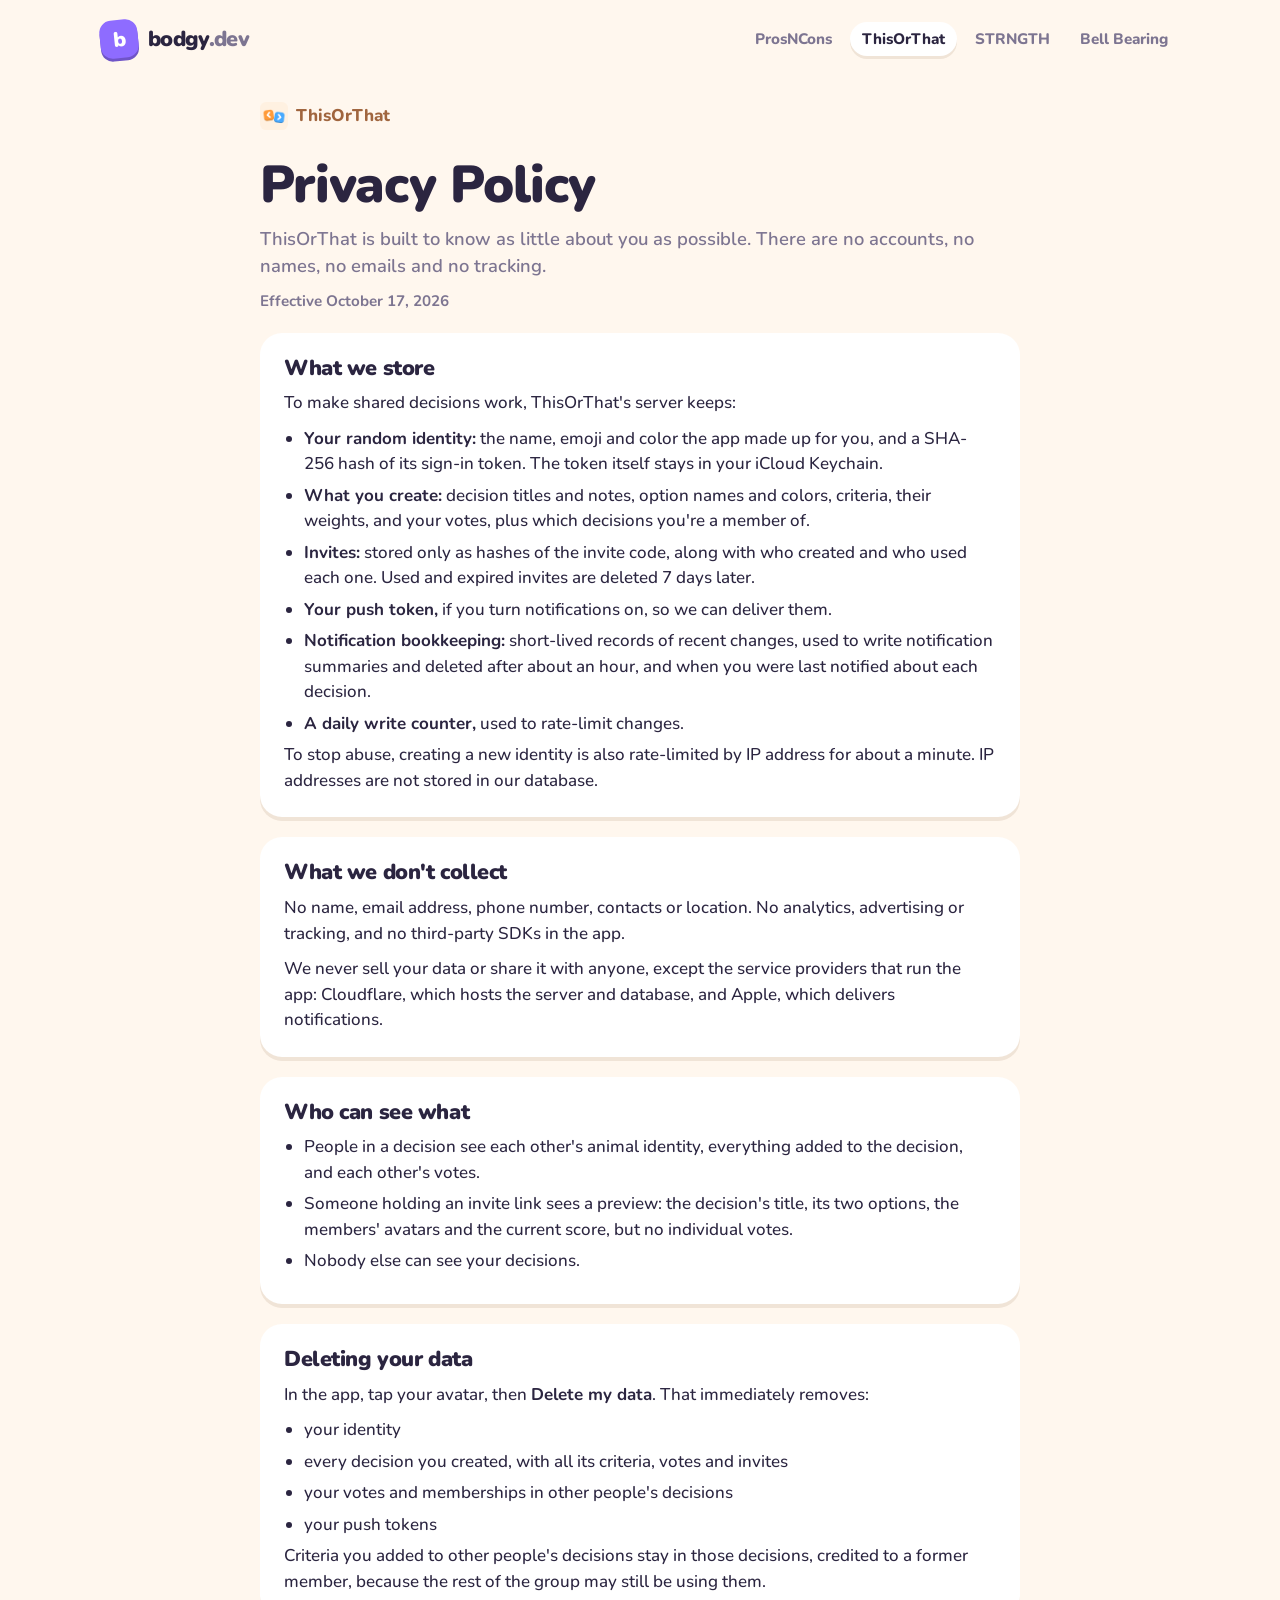
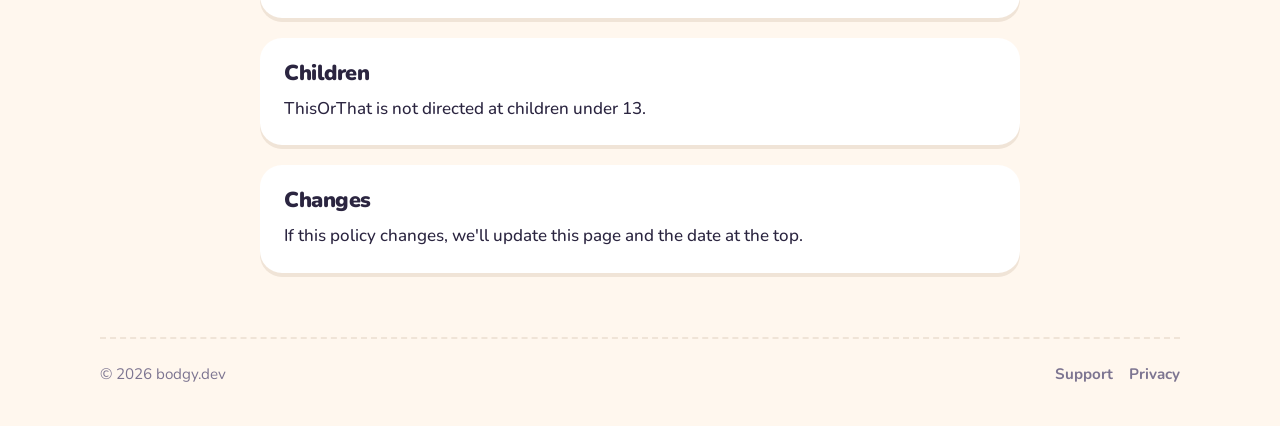
<file: thisorthat/privacy/index.html>
<!doctype html>
<html lang="en">
<head>
  <meta charset="utf-8">
  <meta name="viewport" content="width=device-width, initial-scale=1">
  <title>ThisOrThat Privacy Policy — bodgy.dev</title>
  <meta name="description" content="What ThisOrThat stores, what it doesn't, who can see it, and how to delete it.">
  <meta name="theme-color" content="#FFF7EE" media="(prefers-color-scheme: light)">
  <meta name="theme-color" content="#17151F" media="(prefers-color-scheme: dark)">
  <link rel="icon" href="/favicon.svg" type="image/svg+xml">
  <link rel="preconnect" href="https://fonts.googleapis.com">
  <link rel="preconnect" href="https://fonts.gstatic.com" crossorigin>
  <link rel="stylesheet" href="https://fonts.googleapis.com/css2?family=Nunito:wght@500;600;700;800;900&display=swap">
  <link rel="stylesheet" href="/assets/site.css">
</head>
<body>
  <header class="site-header">
    <div class="wrap">
      <a class="wordmark" href="/" aria-label="bodgy.dev home"><span class="mark" aria-hidden="true">b</span><span>bodgy<span class="tld">.dev</span></span></a>
      <nav class="nav" aria-label="Products">
        <a href="/prosncons/">ProsNCons</a>
        <a href="/thisorthat/" aria-current="page">ThisOrThat</a>
        <a href="/strngth/">STRNGTH</a>
        <a href="/bellbearing/">Bell Bearing</a>
      </nav>
    </div>
  </header>

  <main class="doc tint-tangerine">
    <a class="back" href="/thisorthat/"><img src="/assets/icons/thisorthat.png" alt="">ThisOrThat</a>
    <h1>Privacy Policy</h1>
    <p class="lede">ThisOrThat is built to know as little about you as possible. There are no accounts, no names, no emails and no tracking.</p>
    <p class="meta">Effective October 17, 2026</p>

    <section class="card">
      <h2>What we store</h2>
      <p>To make shared decisions work, ThisOrThat's server keeps:</p>
      <ul>
        <li><strong>Your random identity:</strong> the name, emoji and color the app made up for you, and a SHA-256 hash of its sign-in token. The token itself stays in your iCloud Keychain.</li>
        <li><strong>What you create:</strong> decision titles and notes, option names and colors, criteria, their weights, and your votes, plus which decisions you're a member of.</li>
        <li><strong>Invites:</strong> stored only as hashes of the invite code, along with who created and who used each one. Used and expired invites are deleted 7 days later.</li>
        <li><strong>Your push token,</strong> if you turn notifications on, so we can deliver them.</li>
        <li><strong>Notification bookkeeping:</strong> short-lived records of recent changes, used to write notification summaries and deleted after about an hour, and when you were last notified about each decision.</li>
        <li><strong>A daily write counter,</strong> used to rate-limit changes.</li>
      </ul>
      <p>To stop abuse, creating a new identity is also rate-limited by IP address for about a minute. IP addresses are not stored in our database.</p>
    </section>

    <section class="card">
      <h2>What we don't collect</h2>
      <p>No name, email address, phone number, contacts or location. No analytics, advertising or tracking, and no third-party SDKs in the app.</p>
      <p>We never sell your data or share it with anyone, except the service providers that run the app: Cloudflare, which hosts the server and database, and Apple, which delivers notifications.</p>
    </section>

    <section class="card">
      <h2>Who can see what</h2>
      <ul>
        <li>People in a decision see each other's animal identity, everything added to the decision, and each other's votes.</li>
        <li>Someone holding an invite link sees a preview: the decision's title, its two options, the members' avatars and the current score, but no individual votes.</li>
        <li>Nobody else can see your decisions.</li>
      </ul>
    </section>

    <section class="card">
      <h2>Deleting your data</h2>
      <p>In the app, tap your avatar, then <strong>Delete my data</strong>. That immediately removes:</p>
      <ul>
        <li>your identity</li>
        <li>every decision you created, with all its criteria, votes and invites</li>
        <li>your votes and memberships in other people's decisions</li>
        <li>your push tokens</li>
      </ul>
      <p>Criteria you added to other people's decisions stay in those decisions, credited to a former member, because the rest of the group may still be using them.</p>
    </section>

    <section class="card">
      <h2>Children</h2>
      <p>ThisOrThat is not directed at children under 13.</p>
    </section>

    <section class="card">
      <h2>Changes</h2>
      <p>If this policy changes, we'll update this page and the date at the top.</p>
    </section>
  </main>

  <footer class="site-footer">
    <div class="wrap">
      <span>© 2026 bodgy.dev</span>
      <nav aria-label="ThisOrThat"><a href="/thisorthat/support/">Support</a><a href="/thisorthat/privacy/">Privacy</a></nav>
    </div>
  </footer>
</body>
</html>
</file>
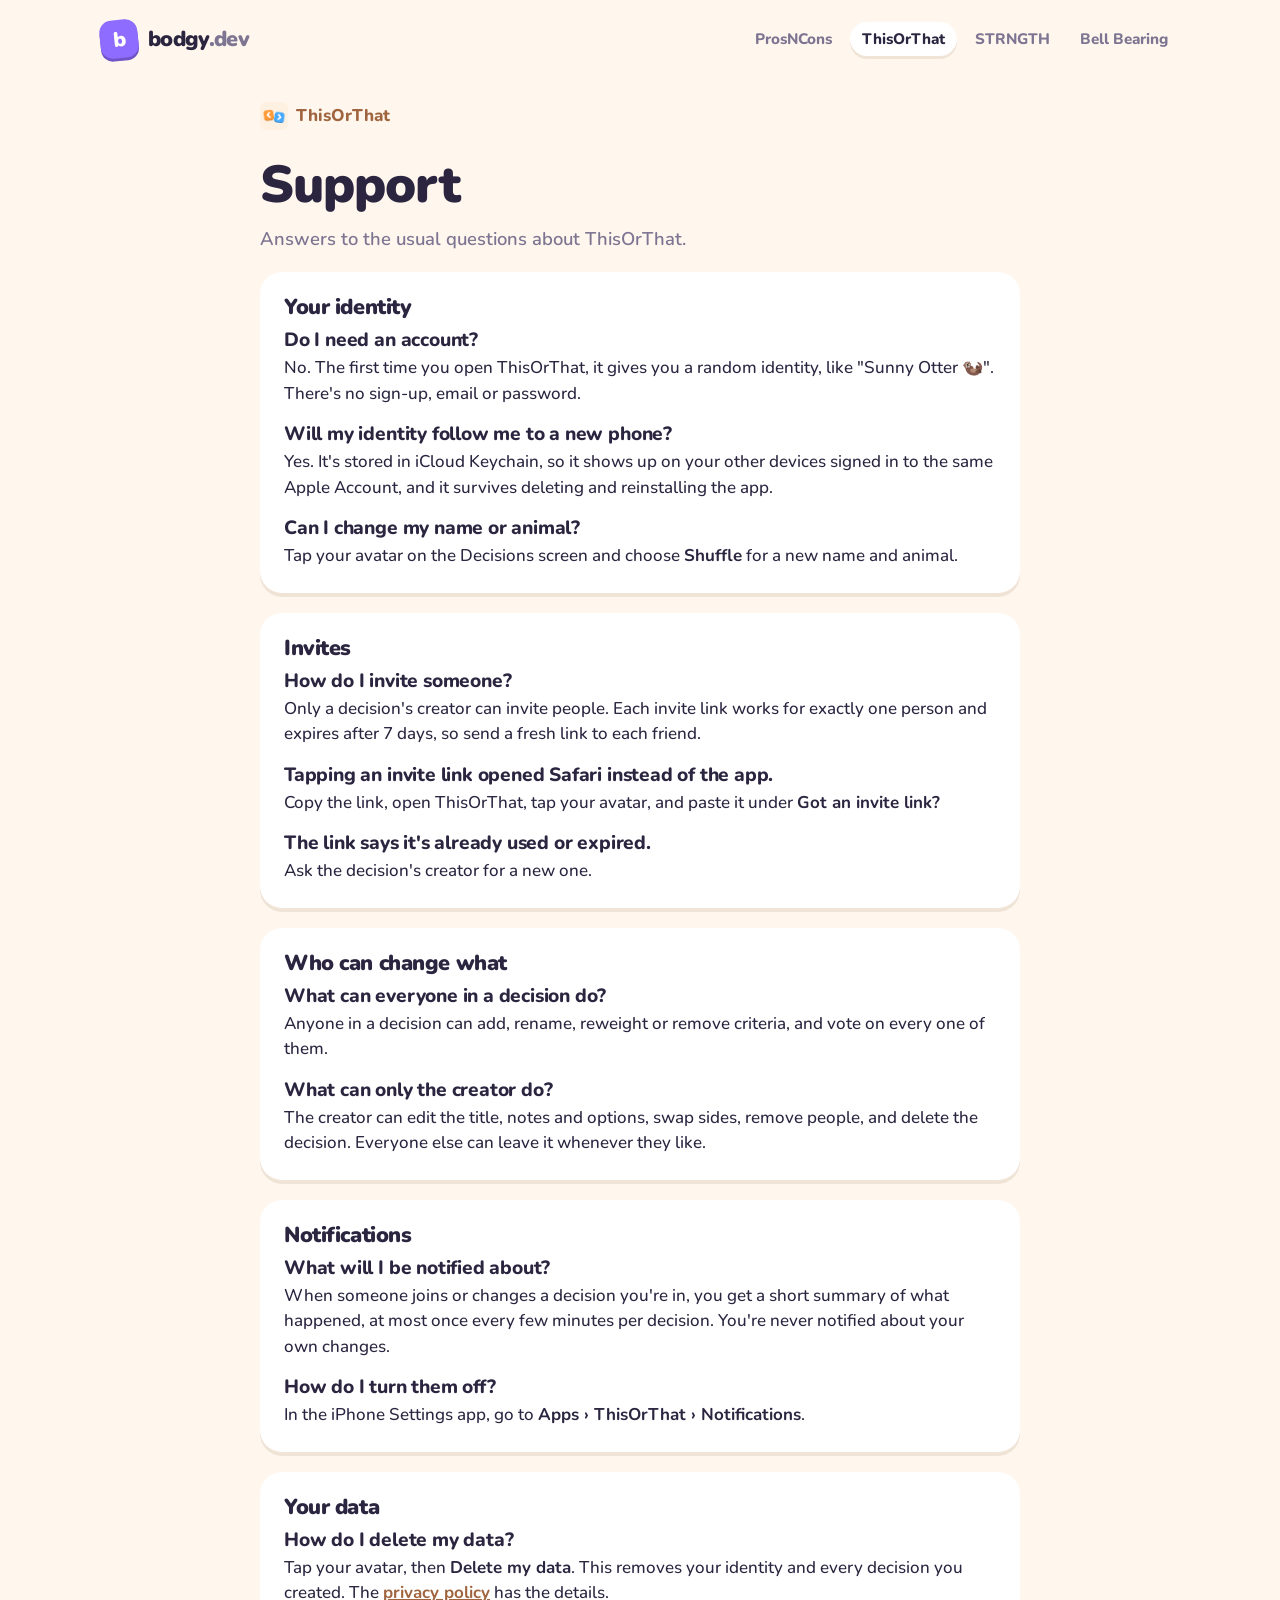
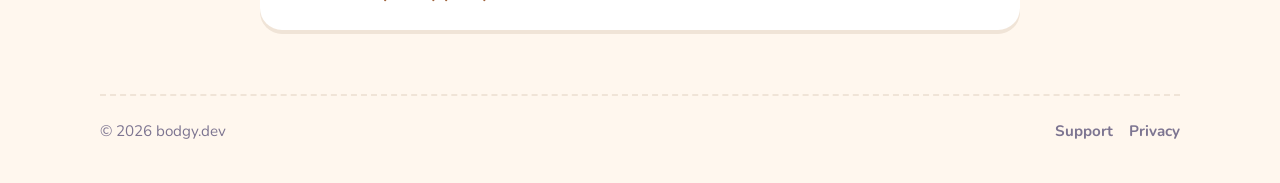
<file: thisorthat/support/index.html>
<!doctype html>
<html lang="en">
<head>
  <meta charset="utf-8">
  <meta name="viewport" content="width=device-width, initial-scale=1">
  <title>ThisOrThat Support — bodgy.dev</title>
  <meta name="description" content="Help with ThisOrThat: identities, invites, who can change what, notifications, and deleting your data.">
  <meta name="theme-color" content="#FFF7EE" media="(prefers-color-scheme: light)">
  <meta name="theme-color" content="#17151F" media="(prefers-color-scheme: dark)">
  <link rel="icon" href="/favicon.svg" type="image/svg+xml">
  <link rel="preconnect" href="https://fonts.googleapis.com">
  <link rel="preconnect" href="https://fonts.gstatic.com" crossorigin>
  <link rel="stylesheet" href="https://fonts.googleapis.com/css2?family=Nunito:wght@500;600;700;800;900&display=swap">
  <link rel="stylesheet" href="/assets/site.css">
</head>
<body>
  <header class="site-header">
    <div class="wrap">
      <a class="wordmark" href="/" aria-label="bodgy.dev home"><span class="mark" aria-hidden="true">b</span><span>bodgy<span class="tld">.dev</span></span></a>
      <nav class="nav" aria-label="Products">
        <a href="/prosncons/">ProsNCons</a>
        <a href="/thisorthat/" aria-current="page">ThisOrThat</a>
        <a href="/strngth/">STRNGTH</a>
        <a href="/bellbearing/">Bell Bearing</a>
      </nav>
    </div>
  </header>

  <main class="doc tint-tangerine">
    <a class="back" href="/thisorthat/"><img src="/assets/icons/thisorthat.png" alt="">ThisOrThat</a>
    <h1>Support</h1>
    <p class="lede">Answers to the usual questions about ThisOrThat.</p>

    <section class="card faq">
      <h2>Your identity</h2>
      <h3>Do I need an account?</h3>
      <p>No. The first time you open ThisOrThat, it gives you a random identity, like "Sunny Otter 🦦". There's no sign-up, email or password.</p>
      <h3>Will my identity follow me to a new phone?</h3>
      <p>Yes. It's stored in iCloud Keychain, so it shows up on your other devices signed in to the same Apple Account, and it survives deleting and reinstalling the app.</p>
      <h3>Can I change my name or animal?</h3>
      <p>Tap your avatar on the Decisions screen and choose <strong>Shuffle</strong> for a new name and animal.</p>
    </section>

    <section class="card faq">
      <h2>Invites</h2>
      <h3>How do I invite someone?</h3>
      <p>Only a decision's creator can invite people. Each invite link works for exactly one person and expires after 7 days, so send a fresh link to each friend.</p>
      <h3>Tapping an invite link opened Safari instead of the app.</h3>
      <p>Copy the link, open ThisOrThat, tap your avatar, and paste it under <strong>Got an invite link?</strong></p>
      <h3>The link says it's already used or expired.</h3>
      <p>Ask the decision's creator for a new one.</p>
    </section>

    <section class="card faq">
      <h2>Who can change what</h2>
      <h3>What can everyone in a decision do?</h3>
      <p>Anyone in a decision can add, rename, reweight or remove criteria, and vote on every one of them.</p>
      <h3>What can only the creator do?</h3>
      <p>The creator can edit the title, notes and options, swap sides, remove people, and delete the decision. Everyone else can leave it whenever they like.</p>
    </section>

    <section class="card faq">
      <h2>Notifications</h2>
      <h3>What will I be notified about?</h3>
      <p>When someone joins or changes a decision you're in, you get a short summary of what happened, at most once every few minutes per decision. You're never notified about your own changes.</p>
      <h3>How do I turn them off?</h3>
      <p>In the iPhone Settings app, go to <strong>Apps › ThisOrThat › Notifications</strong>.</p>
    </section>

    <section class="card faq">
      <h2>Your data</h2>
      <h3>How do I delete my data?</h3>
      <p>Tap your avatar, then <strong>Delete my data</strong>. This removes your identity and every decision you created. The <a href="/thisorthat/privacy/">privacy policy</a> has the details.</p>
    </section>
  </main>

  <footer class="site-footer">
    <div class="wrap">
      <span>© 2026 bodgy.dev</span>
      <nav aria-label="ThisOrThat"><a href="/thisorthat/support/">Support</a><a href="/thisorthat/privacy/">Privacy</a></nav>
    </div>
  </footer>
</body>
</html>
</file>
<file: assets/site.css>
/*
  bodgy.dev — the ProsNCons design system, on the web.

  Flat, candy-colored, a little chunky. Everything sits on a warm cream page
  (deep plum at night) and "solid" surfaces get a darker edge underneath
  instead of a shadow. Values mirror ios/ProsNCons/Design/Theme.swift.
*/

:root {
  --page: #FFF7EE;
  --surface: #FFFFFF;
  --surface-edge: #F0E4D7;
  --ink: #2B2540;
  --ink-soft: #7D7591;

  --strawberry: #FF5C7A; --strawberry-edge: #C7485F; --strawberry-soft: #FFE5EA; --strawberry-soft-edge: #FFC1CC; --strawberry-ink: #A04360;
  --tangerine: #FF9A3C;  --tangerine-edge: #C7782F;  --tangerine-soft: #FFEFE0;  --tangerine-soft-edge: #FFD9B5;  --tangerine-ink: #A0653E;
  --lemon: #FFC53D;      --lemon-edge: #C79A30;      --lemon-soft: #FFF6E0;      --lemon-soft-edge: #FFE9B5;      --lemon-ink: #A07D3E;
  --mint: #2ECC8F;       --mint-edge: #249F70;       --mint-soft: #DEF7ED;       --mint-soft-edge: #B0ECD4;       --mint-ink: #2D816B;
  --lagoon: #1FC2BC;     --lagoon-edge: #189793;     --lagoon-soft: #DBF5F4;     --lagoon-soft-edge: #AAE8E6;     --lagoon-ink: #247B84;
  --sky: #4AA8FF;        --sky-edge: #3A83C7;        --sky-soft: #E2F1FF;        --sky-soft-edge: #BADEFF;        --sky-ink: #3C6DA9;
  --grape: #8E6CFF;      --grape-edge: #6F54C7;      --grape-soft: #EDE7FF;      --grape-soft-edge: #D4C7FF;      --grape-ink: #614CA9;
  --bubblegum: #FF7EC8;  --bubblegum-edge: #C7629C;  --bubblegum-soft: #FFEAF6;  --bubblegum-soft-edge: #FFCEEA;  --bubblegum-ink: #A0568B;

  --font: ui-rounded, "SF Pro Rounded", "Nunito", system-ui, -apple-system, sans-serif;
  --springy: cubic-bezier(.34, 1.56, .64, 1);
  --radius: 22px;
  --depth: 4px;
  color-scheme: light dark;
}

@media (prefers-color-scheme: dark) {
  :root {
    --page: #17151F;
    --surface: #25222F;
    --surface-edge: #0E0C14;
    --ink: #F5F2FA;
    --ink-soft: #A9A2BD;

    --strawberry-edge: #993749; --strawberry-soft: #4A2533; --strawberry-soft-edge: #301722; --strawberry-ink: #FF95A9;
    --tangerine-edge: #995C24;  --tangerine-soft: #4A3225;  --tangerine-soft-edge: #30201A;  --tangerine-ink: #FFBD80;
    --lemon-edge: #997625;      --lemon-soft: #4A3C26;      --lemon-soft-edge: #30261A;      --lemon-ink: #FFD981;
    --mint-edge: #1C7A56;       --mint-soft: #1C3D38;       --mint-soft-edge: #122725;       --mint-ink: #77DEB6;
    --lagoon-edge: #137471;     --lagoon-soft: #193B42;     --lagoon-soft-edge: #10252C;     --lagoon-ink: #6DD7D3;
    --sky-edge: #2C6599;        --sky-soft: #223550;        --sky-soft-edge: #162235;        --sky-ink: #89C6FF;
    --grape-edge: #554199;      --grape-soft: #312850;      --grape-soft-edge: #201935;      --grape-ink: #B69FFF;
    --bubblegum-edge: #994C78;  --bubblegum-soft: #4A2C44;  --bubblegum-soft-edge: #301C2D;  --bubblegum-ink: #FFABDB;
  }
}

/* A palette color, picked per element: class="tint-mint" etc. */
.tint-strawberry { --base: var(--strawberry); --edge: var(--strawberry-edge); --soft: var(--strawberry-soft); --soft-edge: var(--strawberry-soft-edge); --tint-ink: var(--strawberry-ink); --on-base: #fff; }
.tint-tangerine  { --base: var(--tangerine);  --edge: var(--tangerine-edge);  --soft: var(--tangerine-soft);  --soft-edge: var(--tangerine-soft-edge);  --tint-ink: var(--tangerine-ink);  --on-base: #fff; }
.tint-lemon      { --base: var(--lemon);      --edge: var(--lemon-edge);      --soft: var(--lemon-soft);      --soft-edge: var(--lemon-soft-edge);      --tint-ink: var(--lemon-ink);      --on-base: #5C4300; }
.tint-mint       { --base: var(--mint);       --edge: var(--mint-edge);       --soft: var(--mint-soft);       --soft-edge: var(--mint-soft-edge);       --tint-ink: var(--mint-ink);       --on-base: #fff; }
.tint-lagoon     { --base: var(--lagoon);     --edge: var(--lagoon-edge);     --soft: var(--lagoon-soft);     --soft-edge: var(--lagoon-soft-edge);     --tint-ink: var(--lagoon-ink);     --on-base: #fff; }
.tint-sky        { --base: var(--sky);        --edge: var(--sky-edge);        --soft: var(--sky-soft);        --soft-edge: var(--sky-soft-edge);        --tint-ink: var(--sky-ink);        --on-base: #fff; }
.tint-grape      { --base: var(--grape);      --edge: var(--grape-edge);      --soft: var(--grape-soft);      --soft-edge: var(--grape-soft-edge);      --tint-ink: var(--grape-ink);      --on-base: #fff; }
.tint-bubblegum  { --base: var(--bubblegum);  --edge: var(--bubblegum-edge);  --soft: var(--bubblegum-soft);  --soft-edge: var(--bubblegum-soft-edge);  --tint-ink: var(--bubblegum-ink);  --on-base: #fff; }

/* ---------- Base ---------- */

*, *::before, *::after { box-sizing: border-box; }

html { -webkit-text-size-adjust: 100%; }

body {
  margin: 0;
  background: var(--page);
  color: var(--ink);
  font-family: var(--font);
  font-size: 17px;
  line-height: 1.5;
  -webkit-font-smoothing: antialiased;
}

img { display: block; max-width: 100%; height: auto; }

a { color: inherit; }

h1, h2, h3 { line-height: 1.1; margin: 0; font-weight: 900; letter-spacing: -0.02em; }
h1 { font-size: clamp(2.5rem, 7vw, 4.25rem); }
h2 { font-size: clamp(1.6rem, 4vw, 2.2rem); }
h3 { font-size: 1.2rem; font-weight: 800; letter-spacing: -0.01em; }
p { margin: 0; }

.wrap { width: min(1080px, 100% - 32px); margin-inline: auto; }

.soft { color: var(--ink-soft); }

::selection { background: var(--grape); color: #fff; }

:focus-visible { outline: 3px solid var(--grape); outline-offset: 3px; border-radius: 8px; }

/* ---------- Header / footer ---------- */

.site-header { padding: 20px 0; }
.site-header .wrap { display: flex; align-items: center; justify-content: space-between; gap: 16px; }

.wordmark {
  display: inline-flex; align-items: center; gap: 10px;
  font-weight: 900; font-size: 1.35rem; letter-spacing: -0.03em; text-decoration: none;
}
.wordmark .mark {
  display: grid; place-items: center;
  width: 38px; height: 38px; border-radius: 12px;
  background: var(--grape); color: #fff;
  box-shadow: 0 3px 0 var(--grape-edge);
  font-size: 1.3rem; line-height: 1;
  transform: rotate(-6deg);
  transition: transform .35s var(--springy);
}
.wordmark:hover .mark { transform: rotate(6deg) scale(1.06); }
.wordmark .tld { color: var(--ink-soft); }

.nav { display: flex; gap: 6px; flex-wrap: wrap; justify-content: flex-end; }
.nav a {
  text-decoration: none; font-weight: 800; font-size: .95rem;
  padding: 6px 12px; border-radius: 999px; color: var(--ink-soft);
}
.nav a:hover, .nav a[aria-current="page"] { color: var(--ink); background: var(--surface); box-shadow: 0 3px 0 var(--surface-edge); }

.site-footer { padding: 56px 0 40px; color: var(--ink-soft); font-size: .95rem; }
.site-footer .wrap { display: flex; justify-content: space-between; flex-wrap: wrap; gap: 12px; border-top: 2px dashed var(--surface-edge); padding-top: 24px; }

@media (max-width: 640px) {
  .site-header .wrap { flex-direction: column; align-items: flex-start; }
  .nav { justify-content: flex-start; margin-left: -12px; }
}

/* ---------- Chunky surfaces ---------- */

.card {
  background: var(--surface);
  border-radius: var(--radius);
  box-shadow: 0 var(--depth) 0 var(--surface-edge);
  padding: 24px;
}
.card.soft-tint { background: var(--soft); box-shadow: 0 var(--depth) 0 var(--soft-edge); }
.card.base-tint { background: var(--base); box-shadow: 0 var(--depth) 0 var(--edge); color: var(--on-base); }

/* Buttons that physically press down onto their edge. */
.btn {
  --b-fill: var(--base, var(--grape));
  --b-edge: var(--edge, var(--grape-edge));
  --b-ink: var(--on-base, #fff);
  display: inline-flex; align-items: center; justify-content: center; gap: 8px;
  font: inherit; font-weight: 900; font-size: 1rem;
  padding: 13px 22px; border: 0; border-radius: 16px; cursor: pointer;
  background: var(--b-fill); color: var(--b-ink); text-decoration: none;
  box-shadow: 0 4px 0 var(--b-edge);
  transform: translateY(0);
  transition: transform .12s ease, box-shadow .12s ease;
}
.btn:hover { transform: translateY(-1px); box-shadow: 0 5px 0 var(--b-edge); }
.btn:active { transform: translateY(4px); box-shadow: 0 0 0 var(--b-edge); }
.btn.plain { --b-fill: var(--surface); --b-edge: var(--surface-edge); --b-ink: var(--ink); }
.btn.small { padding: 8px 14px; font-size: .9rem; border-radius: 12px; }

.actions { display: flex; flex-wrap: wrap; gap: 10px; }

.app-icon {
  width: 96px; height: 96px; border-radius: 22.5%;
  box-shadow: 0 4px 0 var(--surface-edge);
  background: var(--surface);
}

/* ---------- Home ---------- */

.hero { padding: 48px 0 40px; }
.hero h1 .squiggle { color: var(--grape); display: inline-block; transform: rotate(-3deg); }
.hero p.lede { font-size: clamp(1.1rem, 2.4vw, 1.35rem); color: var(--ink-soft); max-width: 36em; margin-top: 18px; font-weight: 600; }

.tiles { display: flex; gap: 10px; margin-bottom: 26px; }
.tiles span {
  width: 46px; height: 46px; border-radius: 14px; display: grid; place-items: center;
  font-weight: 900; font-size: 1.5rem; color: var(--on-base);
  background: var(--base); box-shadow: 0 4px 0 var(--edge);
  animation: bob 3.2s ease-in-out infinite;
}
.tiles span:nth-child(1) { transform: rotate(-8deg); }
.tiles span:nth-child(2) { animation-delay: -.8s; transform: rotate(5deg); }
.tiles span:nth-child(3) { animation-delay: -1.6s; transform: rotate(-3deg); }
.tiles span:nth-child(4) { animation-delay: -2.4s; transform: rotate(9deg); }
@keyframes bob { 0%, 100% { translate: 0 0; } 50% { translate: 0 -6px; } }

.grid { display: grid; grid-template-columns: repeat(auto-fit, minmax(min(100%, 460px), 1fr)); gap: 24px; }

.product-card {
  display: flex; flex-direction: column; gap: 16px;
  text-decoration: none;
  transition: transform .35s var(--springy), box-shadow .2s ease;
}
.product-card:hover { transform: translateY(-4px) rotate(-.4deg); box-shadow: 0 8px 0 var(--surface-edge); }
.product-card:active { transform: translateY(2px); box-shadow: 0 2px 0 var(--surface-edge); }
.product-card .top { display: flex; gap: 18px; align-items: center; }
.product-card .app-icon { width: 76px; height: 76px; flex: none; }
.product-card .tagline { color: var(--ink-soft); font-weight: 700; margin-top: 4px; }
.product-card .blurb { font-weight: 500; }
.product-card .more { margin-top: auto; font-weight: 900; color: var(--tint-ink); }
.product-card:hover .more .arrow { translate: 4px 0; }
.product-card .more .arrow { display: inline-block; transition: translate .3s var(--springy); }

.section { padding: 40px 0; }
.section-head { margin-bottom: 22px; }
.section-head p { color: var(--ink-soft); margin-top: 8px; font-weight: 600; }

.about { display: grid; grid-template-columns: repeat(auto-fit, minmax(min(100%, 240px), 1fr)); gap: 18px; }
.about .card h3 { margin-bottom: 6px; }
.about .emoji { font-size: 1.8rem; margin-bottom: 8px; display: block; }

/* ---------- Product pages ---------- */

.product-hero { padding: 32px 0 24px; display: grid; grid-template-columns: auto 1fr; gap: 28px; align-items: center; }
.product-hero .app-icon { width: 132px; height: 132px; transform: rotate(-4deg); }
.product-hero .tagline { font-size: clamp(1.15rem, 2.6vw, 1.45rem); font-weight: 700; color: var(--ink-soft); margin-top: 10px; max-width: 30em; }
@media (max-width: 640px) {
  .product-hero { grid-template-columns: 1fr; gap: 20px; }
  .product-hero .app-icon { width: 104px; height: 104px; }
}

.features { display: grid; grid-template-columns: repeat(auto-fit, minmax(min(100%, 280px), 1fr)); gap: 18px; }
.features .card h3 { display: flex; align-items: center; gap: 10px; margin-bottom: 8px; }
.features .card .glyph {
  width: 36px; height: 36px; border-radius: 11px; display: grid; place-items: center; flex: none;
  background: var(--soft); box-shadow: 0 3px 0 var(--soft-edge); font-size: 1.1rem;
}
.features .card p { color: var(--ink-soft); font-weight: 500; }

.split { display: grid; grid-template-columns: 1.1fr 1fr; gap: 28px; align-items: start; }
@media (max-width: 860px) { .split { grid-template-columns: 1fr; } }

.prose p + p { margin-top: 12px; }
.prose p { font-weight: 500; }
.prose ul { padding-left: 1.2em; margin: 12px 0 0; }
.prose li { margin: 6px 0; font-weight: 500; }

.stack { display: grid; gap: 10px; }
.stack-row { display: flex; justify-content: space-between; gap: 12px; padding: 12px 0; border-bottom: 2px dashed var(--surface-edge); }
.stack-row:last-child { border-bottom: 0; }
.stack-row dt { font-weight: 800; }
.stack-row dd { margin: 0; color: var(--ink-soft); font-weight: 600; text-align: right; }

.callout { display: flex; gap: 16px; align-items: center; justify-content: space-between; flex-wrap: wrap; }
.callout p { font-weight: 700; }

.fine { font-size: .9rem; color: var(--ink-soft); font-weight: 500; }

.siblings { display: grid; grid-template-columns: repeat(auto-fit, minmax(min(100%, 220px), 1fr)); gap: 14px; }
.sibling { display: flex; align-items: center; gap: 12px; text-decoration: none; padding: 14px; }
.sibling img { width: 44px; height: 44px; border-radius: 22.5%; }
.sibling strong { display: block; }
.sibling span { font-size: .9rem; color: var(--ink-soft); font-weight: 600; }
.sibling:hover { transform: translateY(-2px); box-shadow: 0 6px 0 var(--surface-edge); }
.sibling { transition: transform .3s var(--springy), box-shadow .2s ease; }


@media (prefers-reduced-motion: reduce) {
  *, *::before, *::after { animation: none !important; transition: none !important; }
}

.sr-only { position: absolute; width: 1px; height: 1px; padding: 0; margin: -1px; overflow: hidden; clip: rect(0 0 0 0); white-space: nowrap; border: 0; }

/* ---------- Screenshots ---------- */

/* A row of phones; scrolls sideways on narrow screens instead of shrinking. */
.gallery {
  display: flex; gap: 28px; justify-content: center; align-items: flex-start;
  margin: 0; padding: 18px 16px 34px; list-style: none;
  overflow-x: auto; scroll-snap-type: x mandatory; scrollbar-width: none;
}
.gallery::-webkit-scrollbar { display: none; }
@media (max-width: 860px) { .gallery { justify-content: flex-start; } }

.shot { flex: 0 0 auto; margin: 0; scroll-snap-align: center; text-align: center; }
.gallery li:nth-child(odd) .phone { transform: rotate(-1.5deg); }
.gallery li:nth-child(even) .phone { transform: rotate(1.5deg) translateY(18px); }
.gallery li:nth-child(even) figcaption { margin-top: 32px; }
.shot figcaption { margin-top: 14px; font-weight: 800; font-size: .95rem; color: var(--ink-soft); max-width: 220px; margin-inline: auto; }

.phone {
  width: clamp(190px, 21vw, 236px);
  padding: 7px; border-radius: 38px;
  background: #16141D;
  box-shadow: 0 6px 0 var(--surface-edge), inset 0 0 0 1.5px rgba(255, 255, 255, .08);
  transition: transform .45s var(--springy);
}
.gallery li .phone:hover { transform: rotate(0) translateY(-6px) scale(1.02); }
.phone img { width: 100%; height: auto; aspect-ratio: 797 / 1734; object-fit: cover; border-radius: 31px; background: var(--surface); }

.gallery-wrap { margin-inline: auto; max-width: 1180px; }

/* Home: the four apps fanned out under the headline. */
.fan { display: flex; justify-content: center; padding: 12px 0 8px; margin-top: 8px; }
.fan a { display: block; margin: 0 -18px; transition: transform .45s var(--springy); position: relative; }
.fan .phone { width: clamp(118px, 19vw, 200px); padding: 5px; border-radius: 30px; }
.fan .phone img { border-radius: 25px; }
.fan a:nth-child(1) { transform: rotate(-8deg) translateY(24px); z-index: 1; }
.fan a:nth-child(2) { transform: rotate(-2.5deg); z-index: 2; }
.fan a:nth-child(3) { transform: rotate(2.5deg); z-index: 3; }
.fan a:nth-child(4) { transform: rotate(8deg) translateY(24px); z-index: 2; }
.fan a:hover { transform: translateY(-14px) rotate(0) scale(1.04); z-index: 5; }
.fan .phone:hover { transform: none; }
@media (max-width: 560px) { .fan a { margin: 0 -26px; } }

/* ---------- Long-form pages (support, privacy) ---------- */

.doc { width: min(760px, 100% - 32px); margin-inline: auto; padding: 24px 0 8px; }
.doc .back { display: inline-flex; align-items: center; gap: 8px; text-decoration: none; font-weight: 800; color: var(--tint-ink, var(--ink-soft)); }
.doc .back img { width: 28px; height: 28px; border-radius: 22.5%; }
.doc h1 { margin-top: 18px; font-size: clamp(2.2rem, 6vw, 3.25rem); }
.doc .lede { margin-top: 12px; font-size: 1.15rem; font-weight: 600; color: var(--ink-soft); }
.doc .meta { margin-top: 10px; font-size: .95rem; font-weight: 700; color: var(--ink-soft); }
.doc section.card { margin-top: 20px; }
.doc h2 { font-size: 1.35rem; margin-bottom: 10px; }
.doc p, .doc li { font-weight: 500; }
.doc p + p { margin-top: 10px; }
.doc ul { margin: 10px 0 0; padding-left: 1.2em; }
.doc li { margin: 6px 0; }
.doc a { color: var(--tint-ink, var(--grape-ink)); font-weight: 700; }
.doc .faq h3 { margin-top: 18px; margin-bottom: 4px; }
.doc .faq h3:first-of-type { margin-top: 0; }

.site-footer nav { display: flex; gap: 16px; }
.site-footer nav a { text-decoration: none; font-weight: 700; }
.site-footer nav a:hover { color: var(--ink); }
</file>
